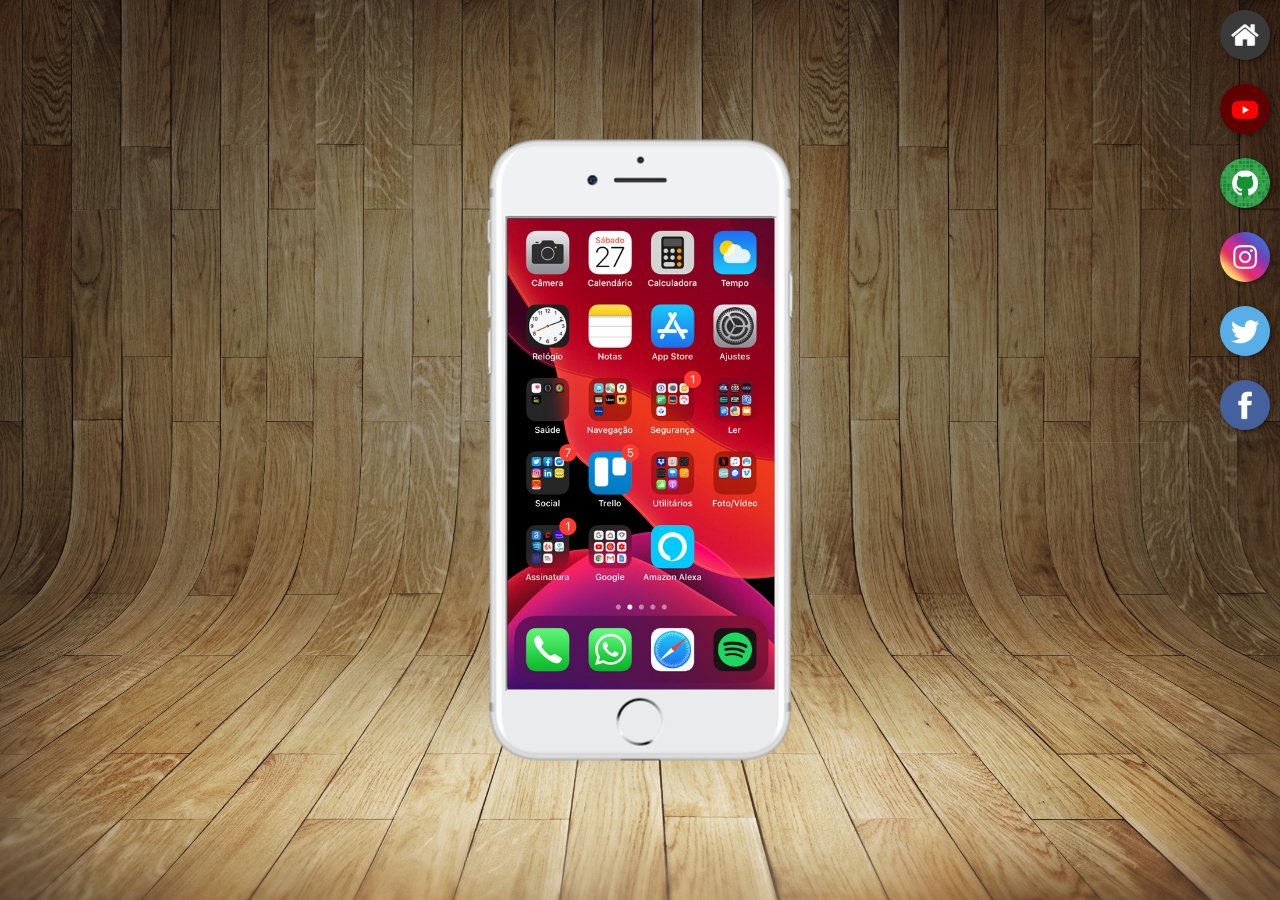
<file: index.html>
<!DOCTYPE html>
<html lang="pt-br">
<head>
    <meta charset="UTF-8">
    <meta name="viewport" content="width=device-width, initial-scale=1.0">
    <link rel="shortcut icon" href="favicon.ico" type="image/x-icon">
    <link rel="stylesheet" href="estilos/style.css">
    <title>Projeto Redes Sociais</title>
</head>
<body>
    <main>
        <section id="telefone">
            <iframe src="home.html" name="tela" id="tela">
                Seu navegador não é compatível com isso.
            </iframe>
        </section>
        <section id="redes-sociais">
            <a href="home.html" target="tela"><img src="imagens/logo-home.jpg" alt="home"></a><br>
            <a href="youtube.html" target="tela"><img src="imagens/logo-youtube.jpg" alt="logo youtube"></a>  <br>  
            <a href="github.html" target="tela"><img src="imagens/logo-github.jpg" alt="logo github"></a><br>
            <a href="instagram.html" target="tela"><img src="imagens/logo-instagram.jpg" alt="logo instagram"></a><br>
            <a href="twitter.html" target="tela"><img src="imagens/logo-twitter.jpg" alt="logo twitter"></a><br>
            <a href="facebook.html" target="tela"><img src="imagens/logo-facebook.jpg" alt="logo facebook"></a>
        </section>
    </main>
</body>
</html>
</file>
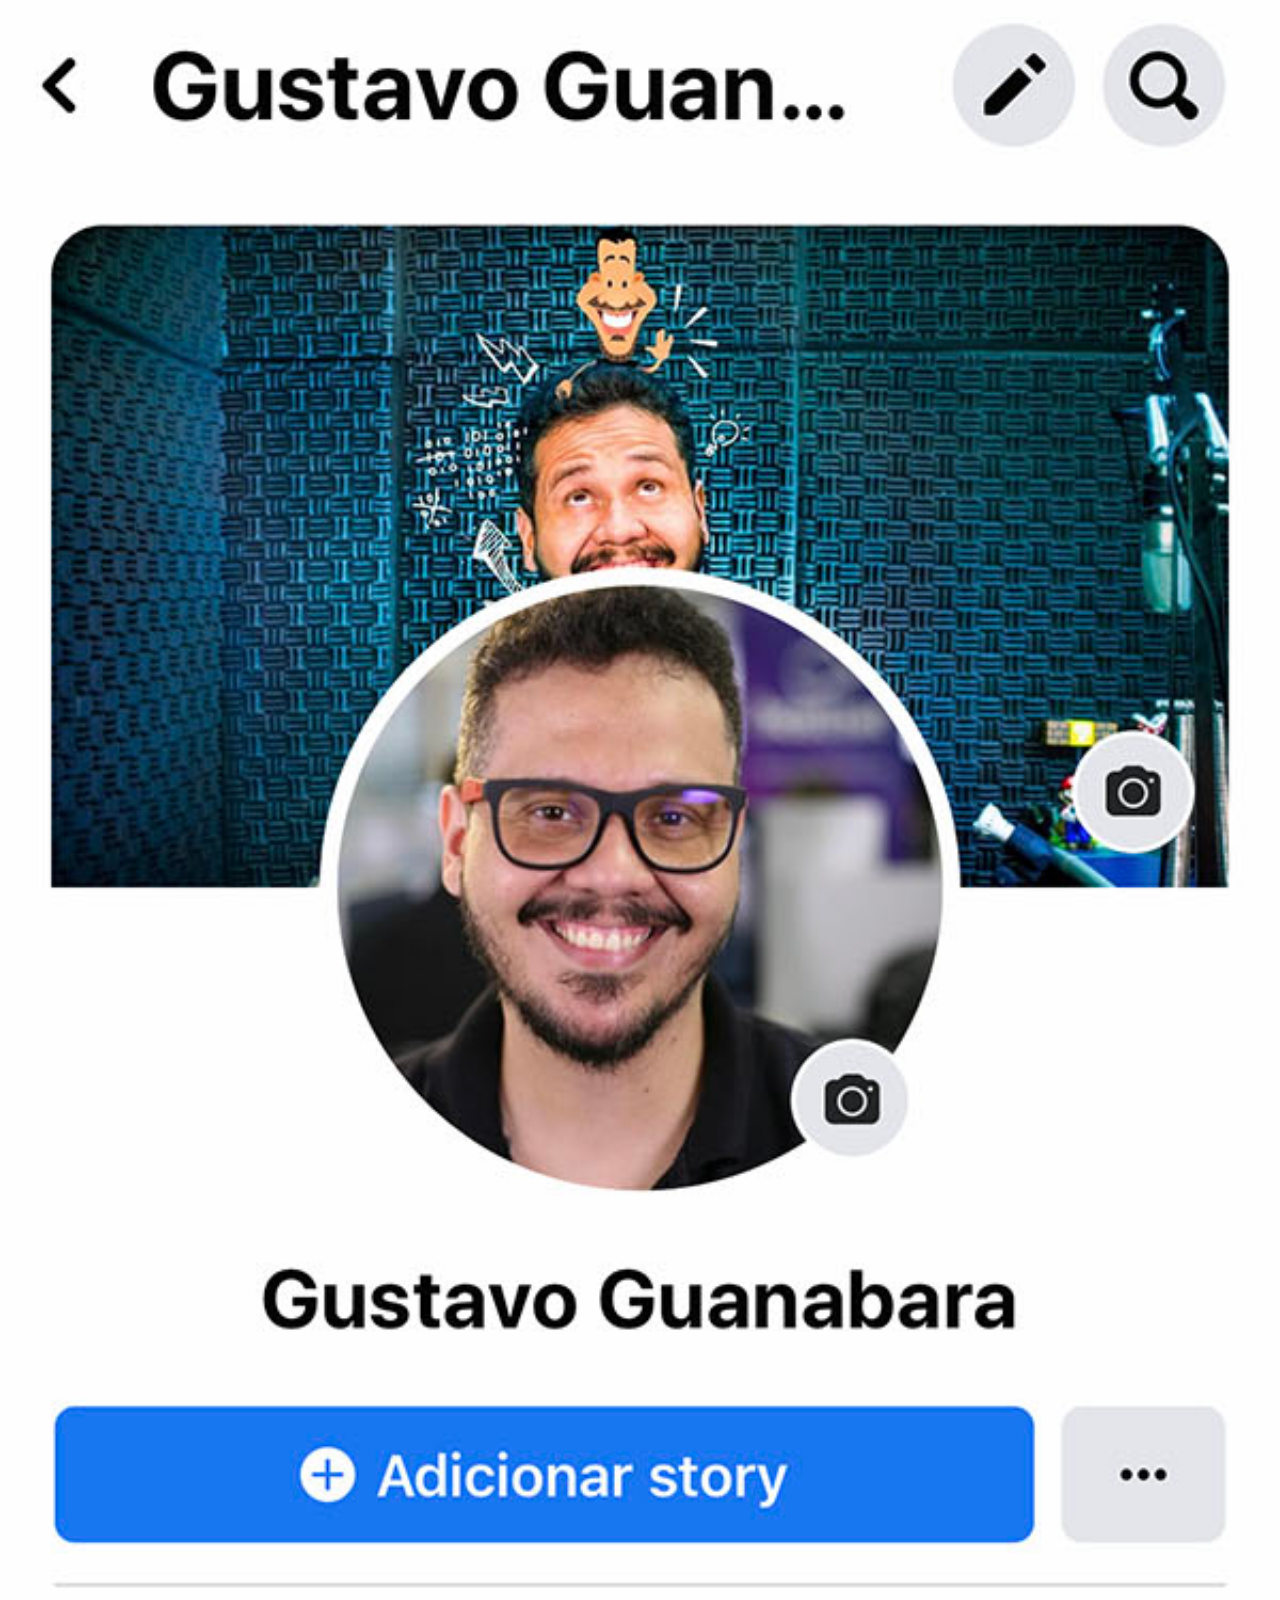
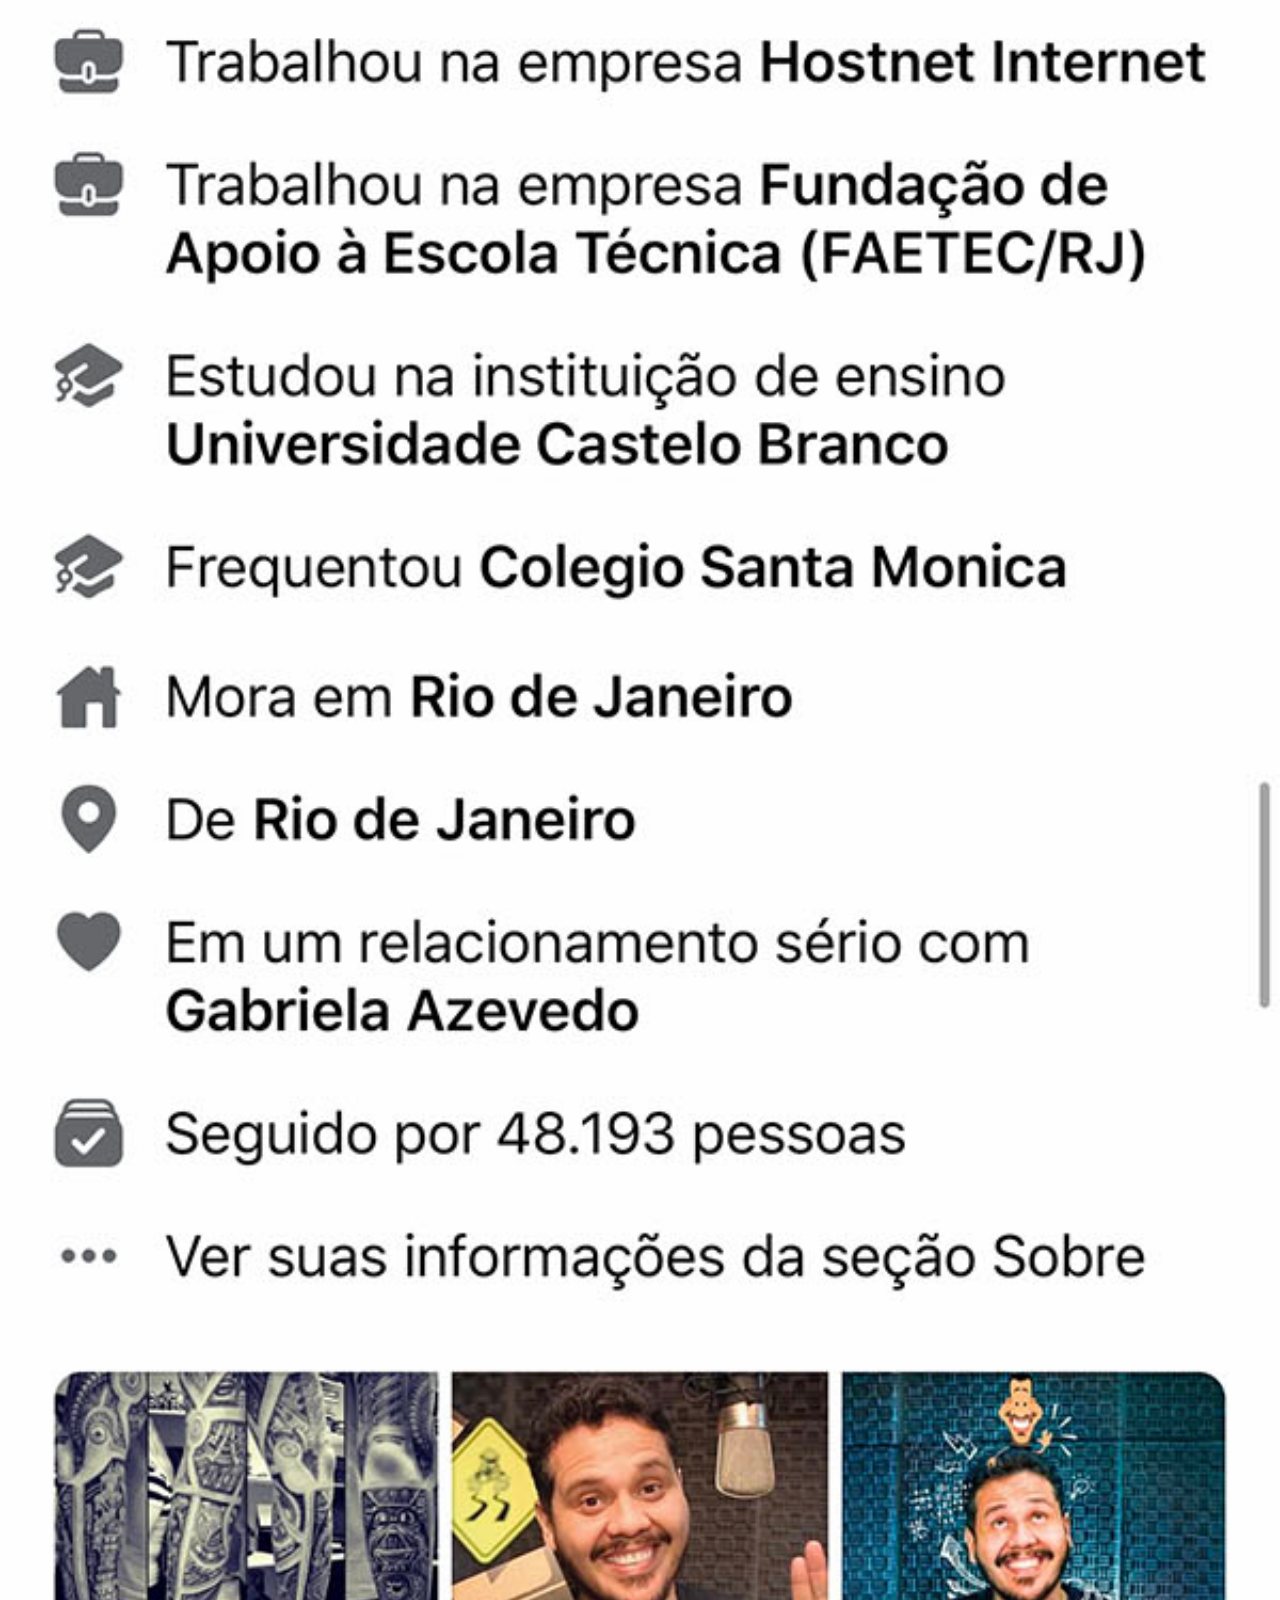
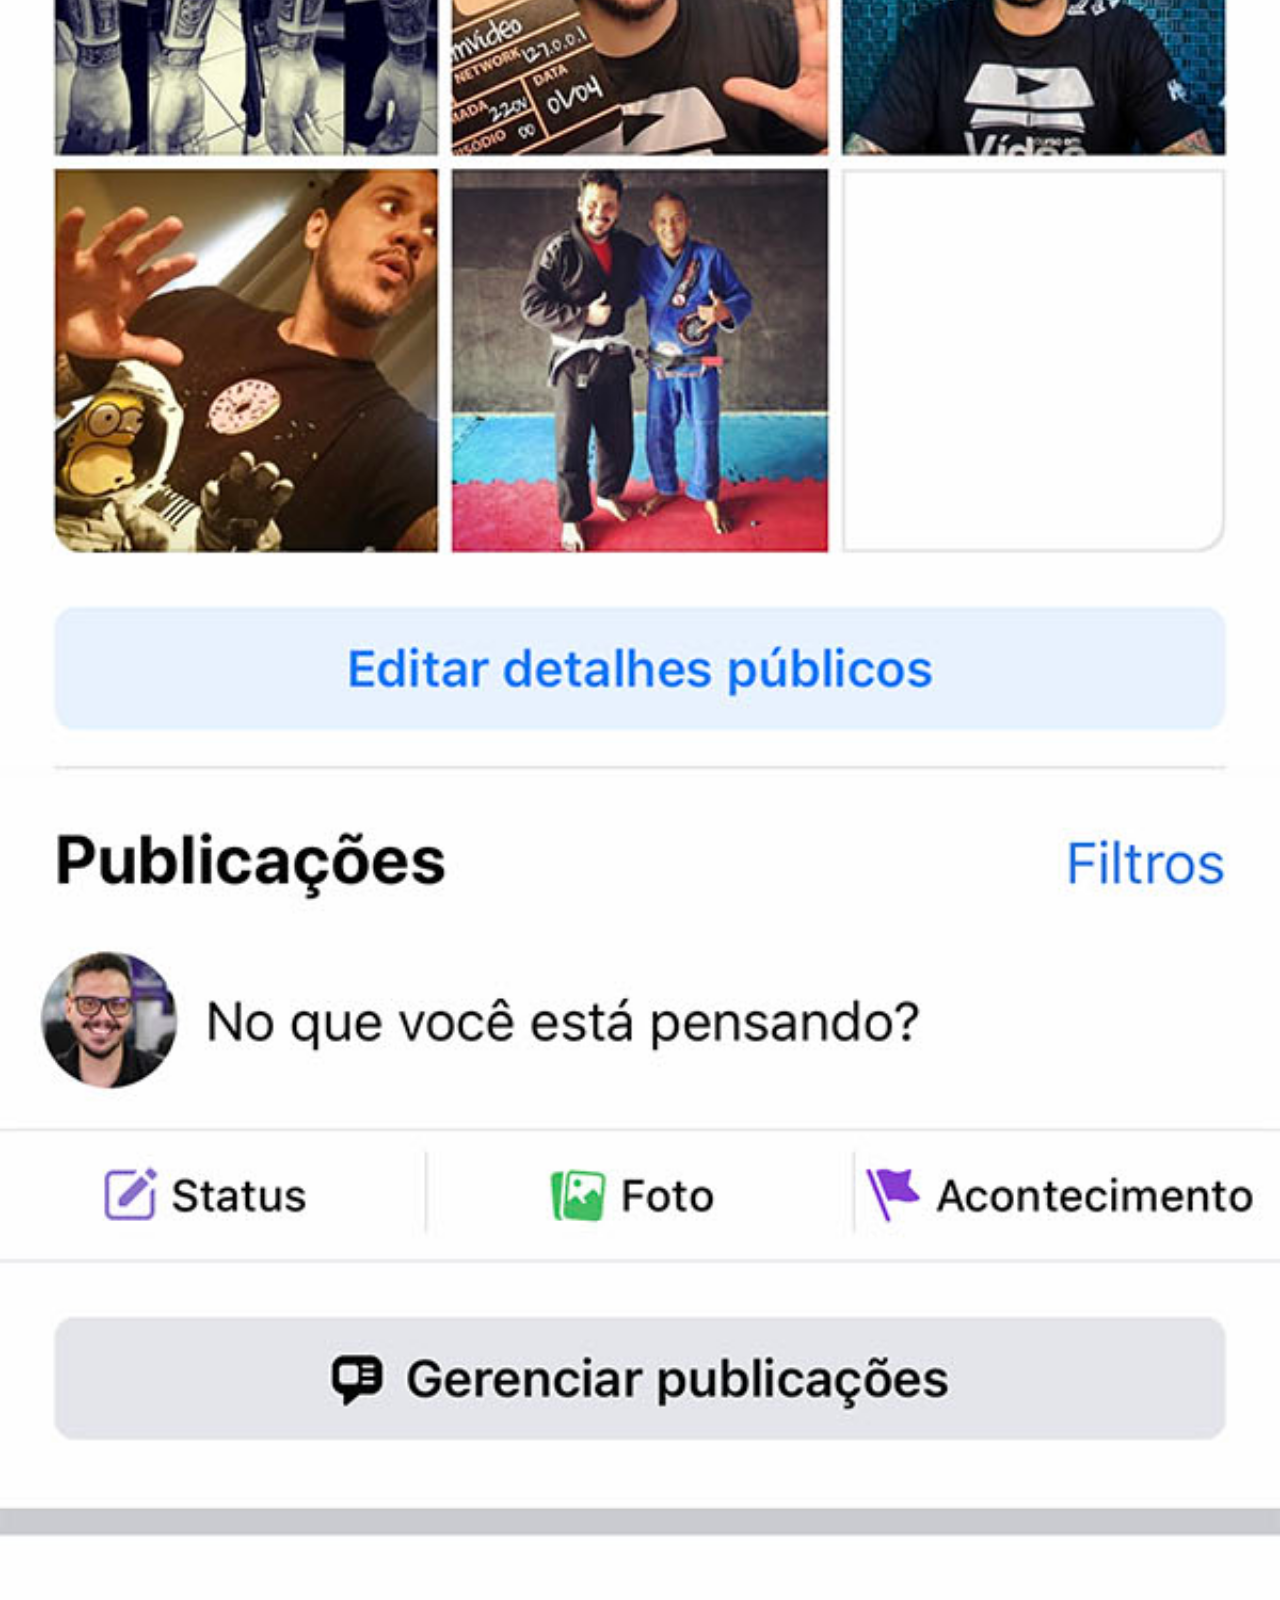
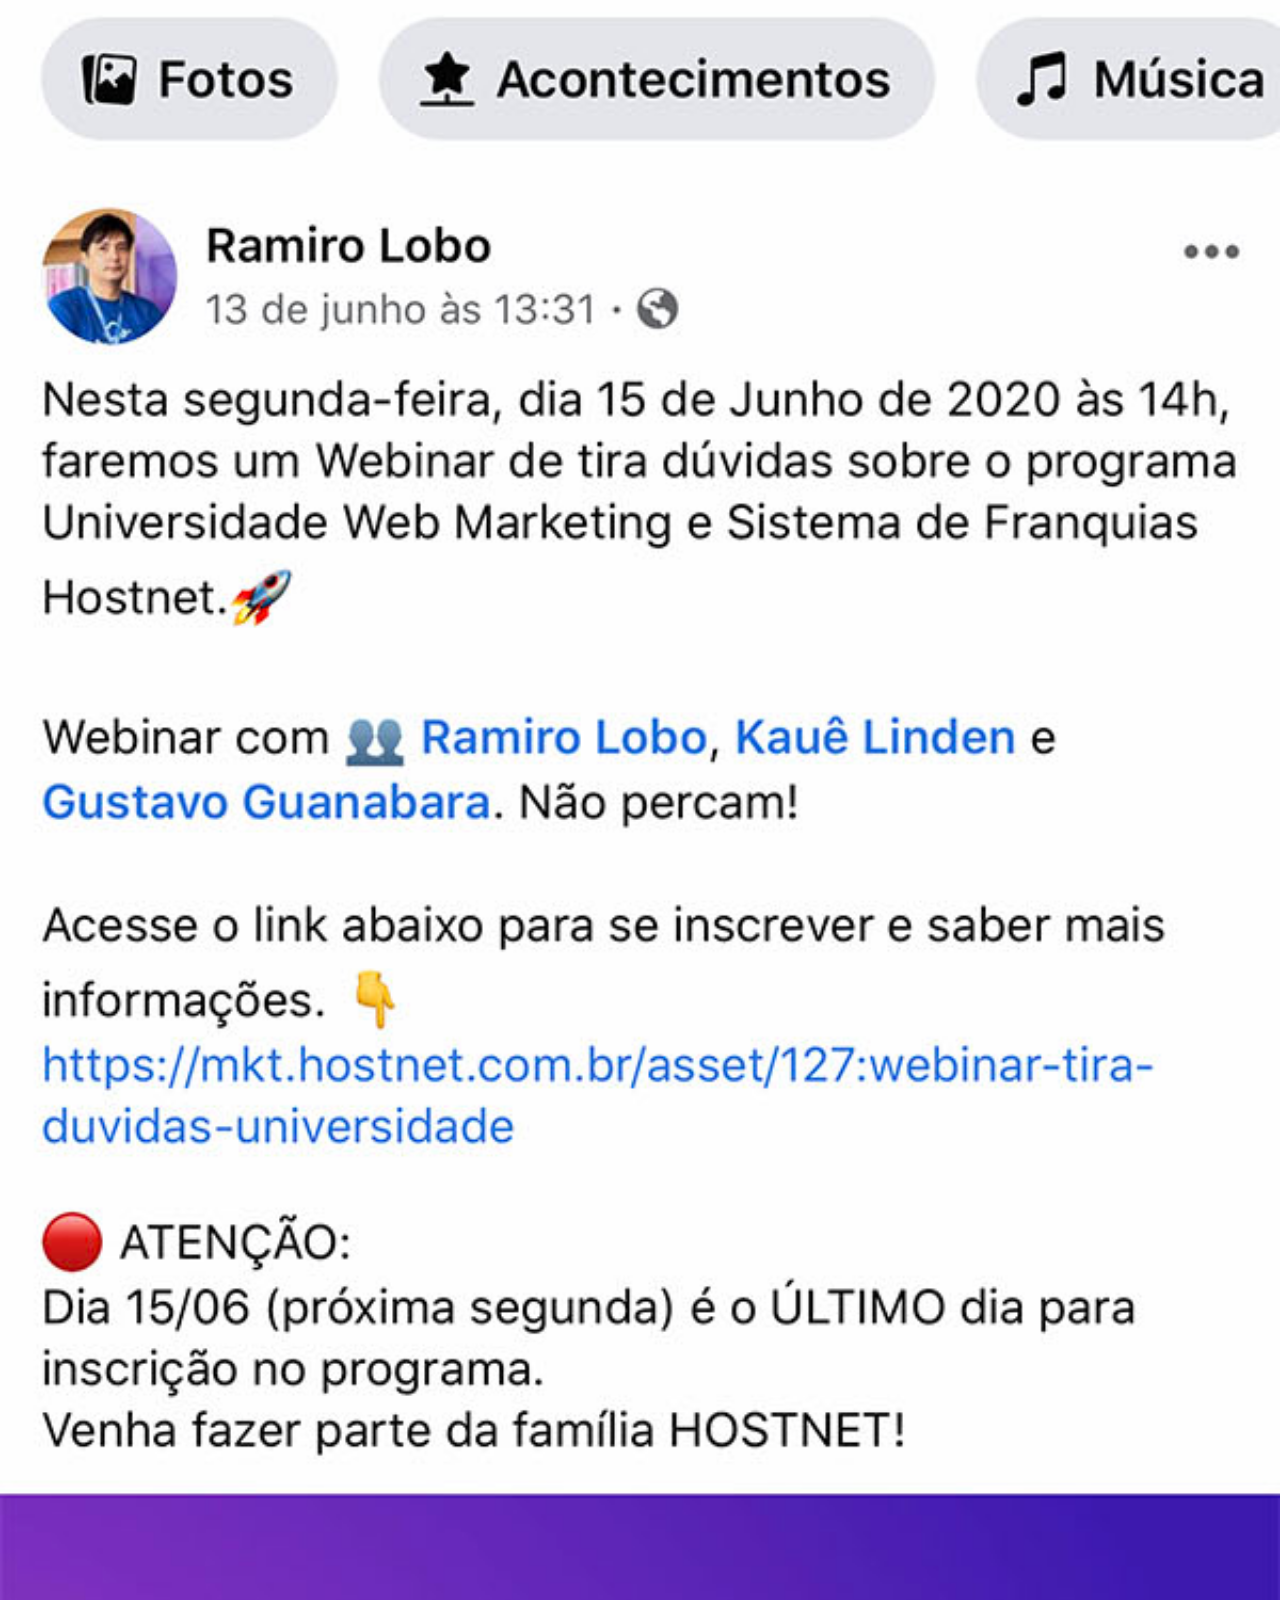
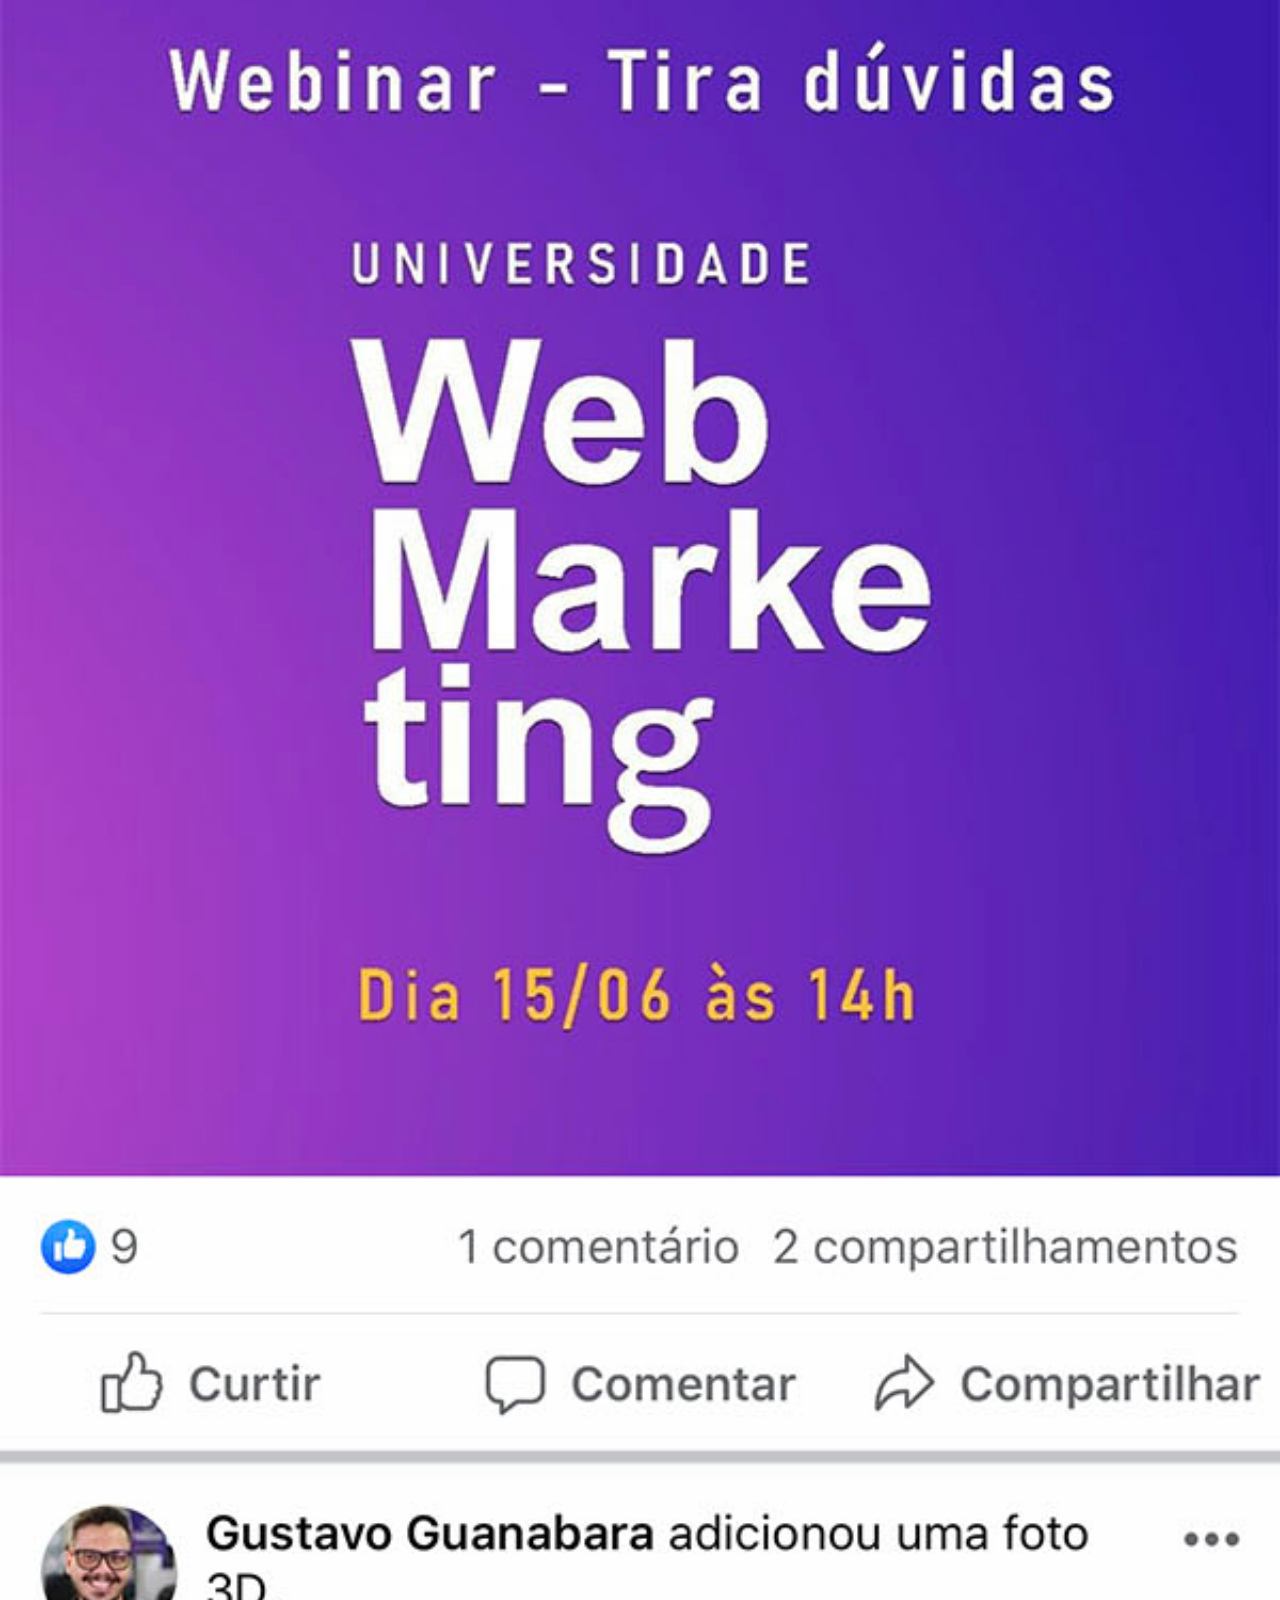
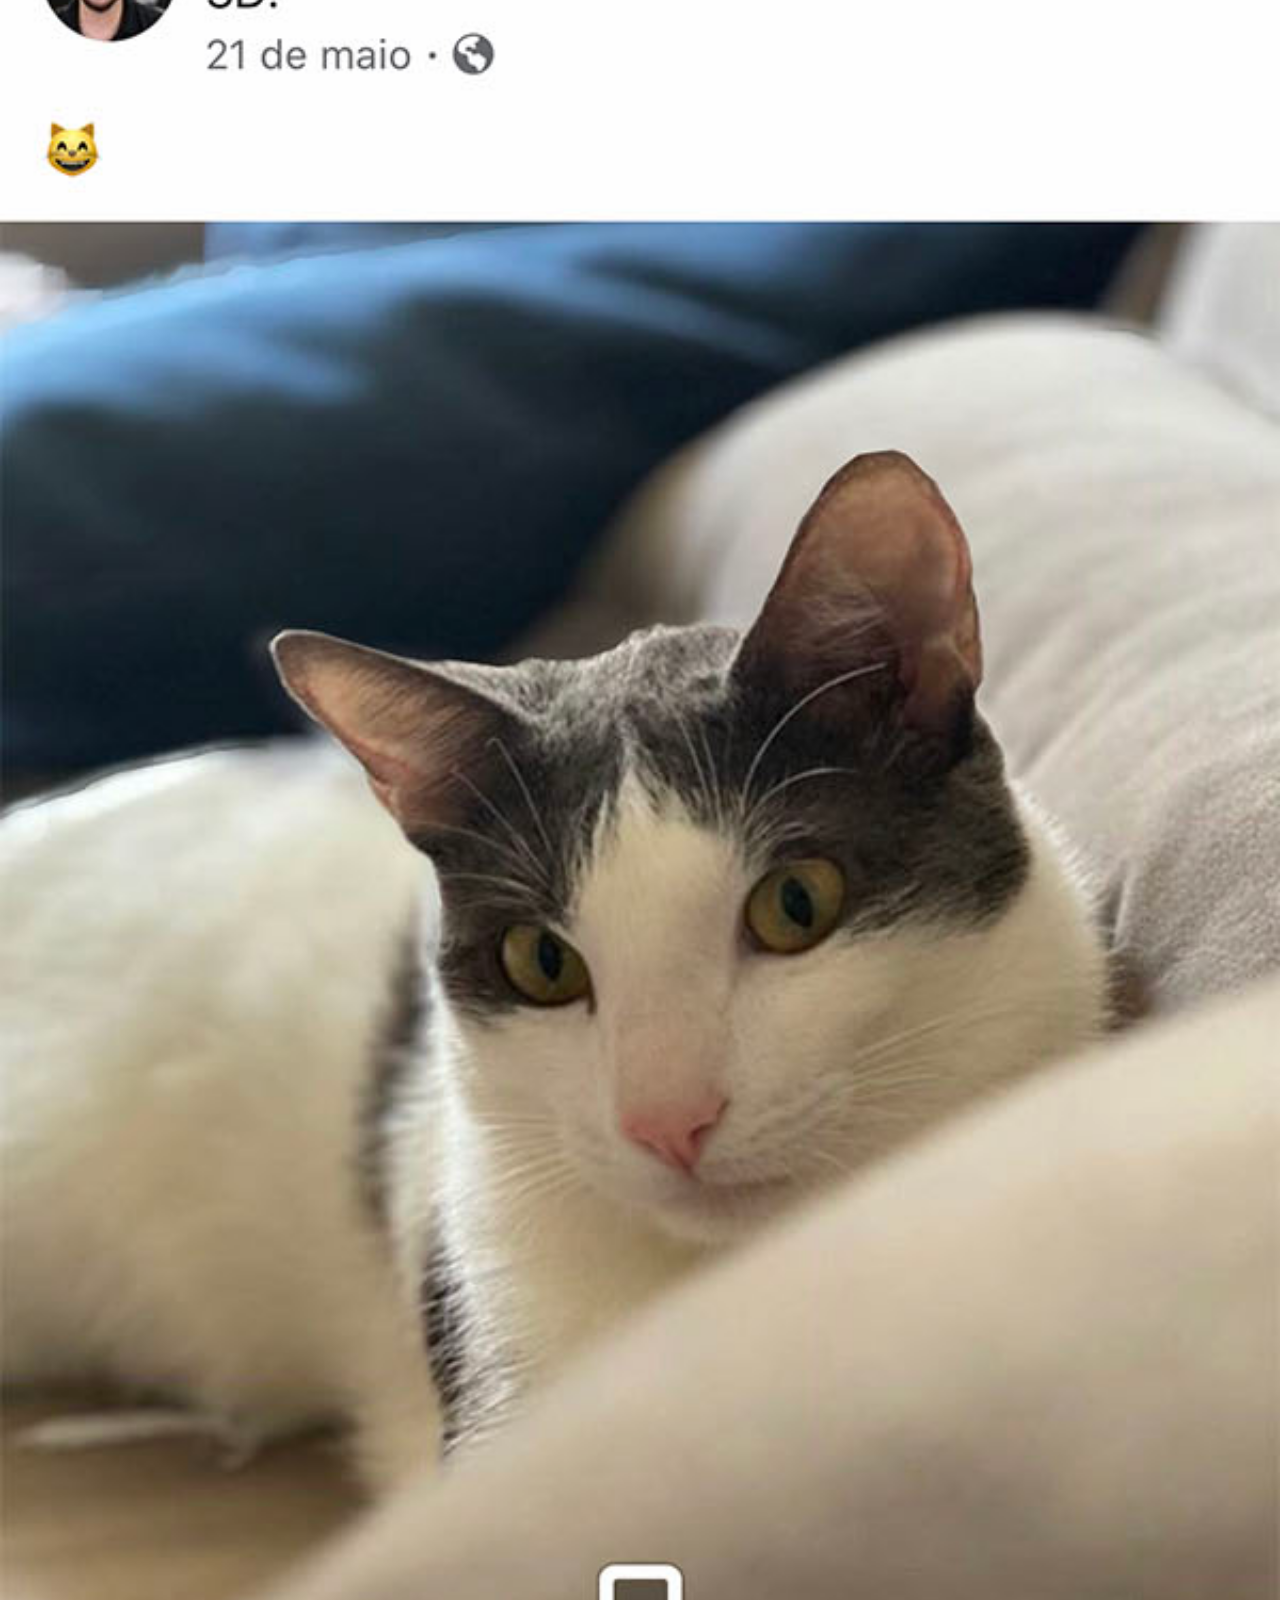
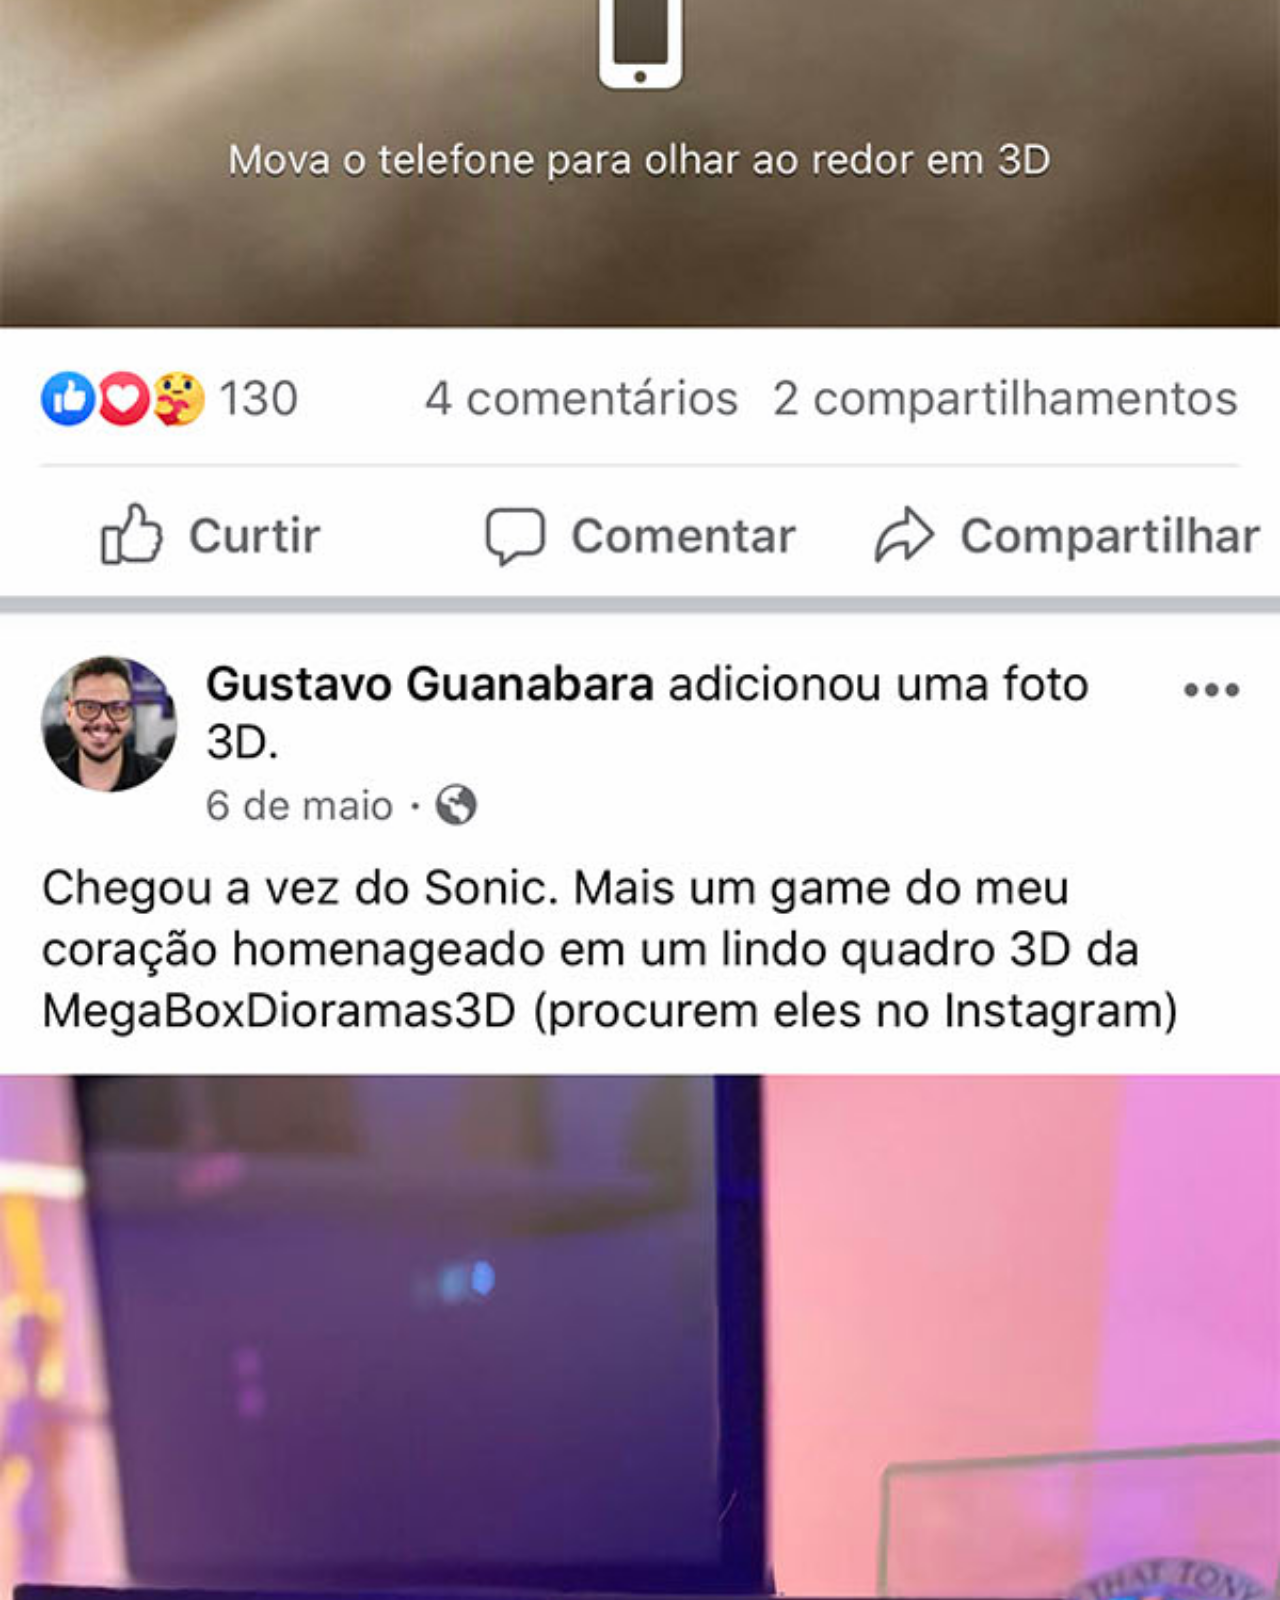
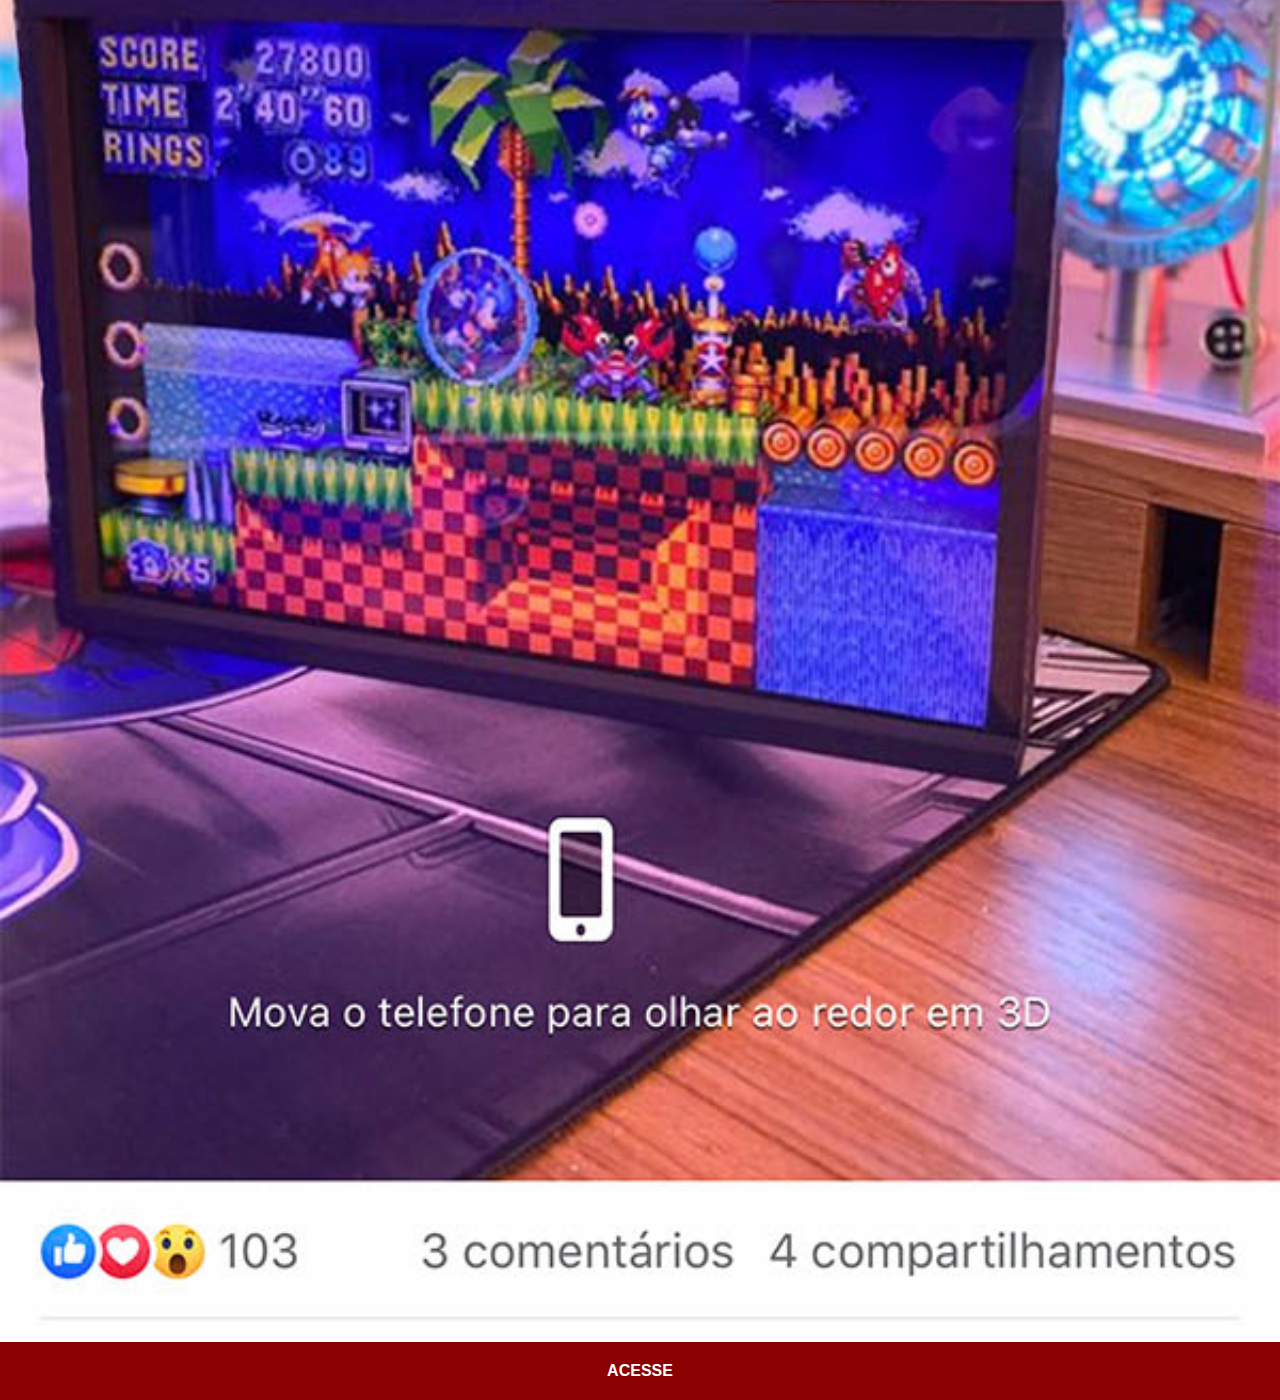
<file: facebook.html>
<!DOCTYPE html>
<html lang="pt-br">
<head>
    <meta charset="UTF-8">
    <meta name="viewport" content="width=device-width, initial-scale=1.0">
    <title>Facebook</title>
    <link rel="stylesheet" href="estilos/social.css">
</head>
<body>
    <img src="imagens/tela-facebook.jpg" alt="Facebook">
    <a href="https://www.facebook.com/gustavoguanabara/">ACESSE</a>
</body>
</html>
</file>
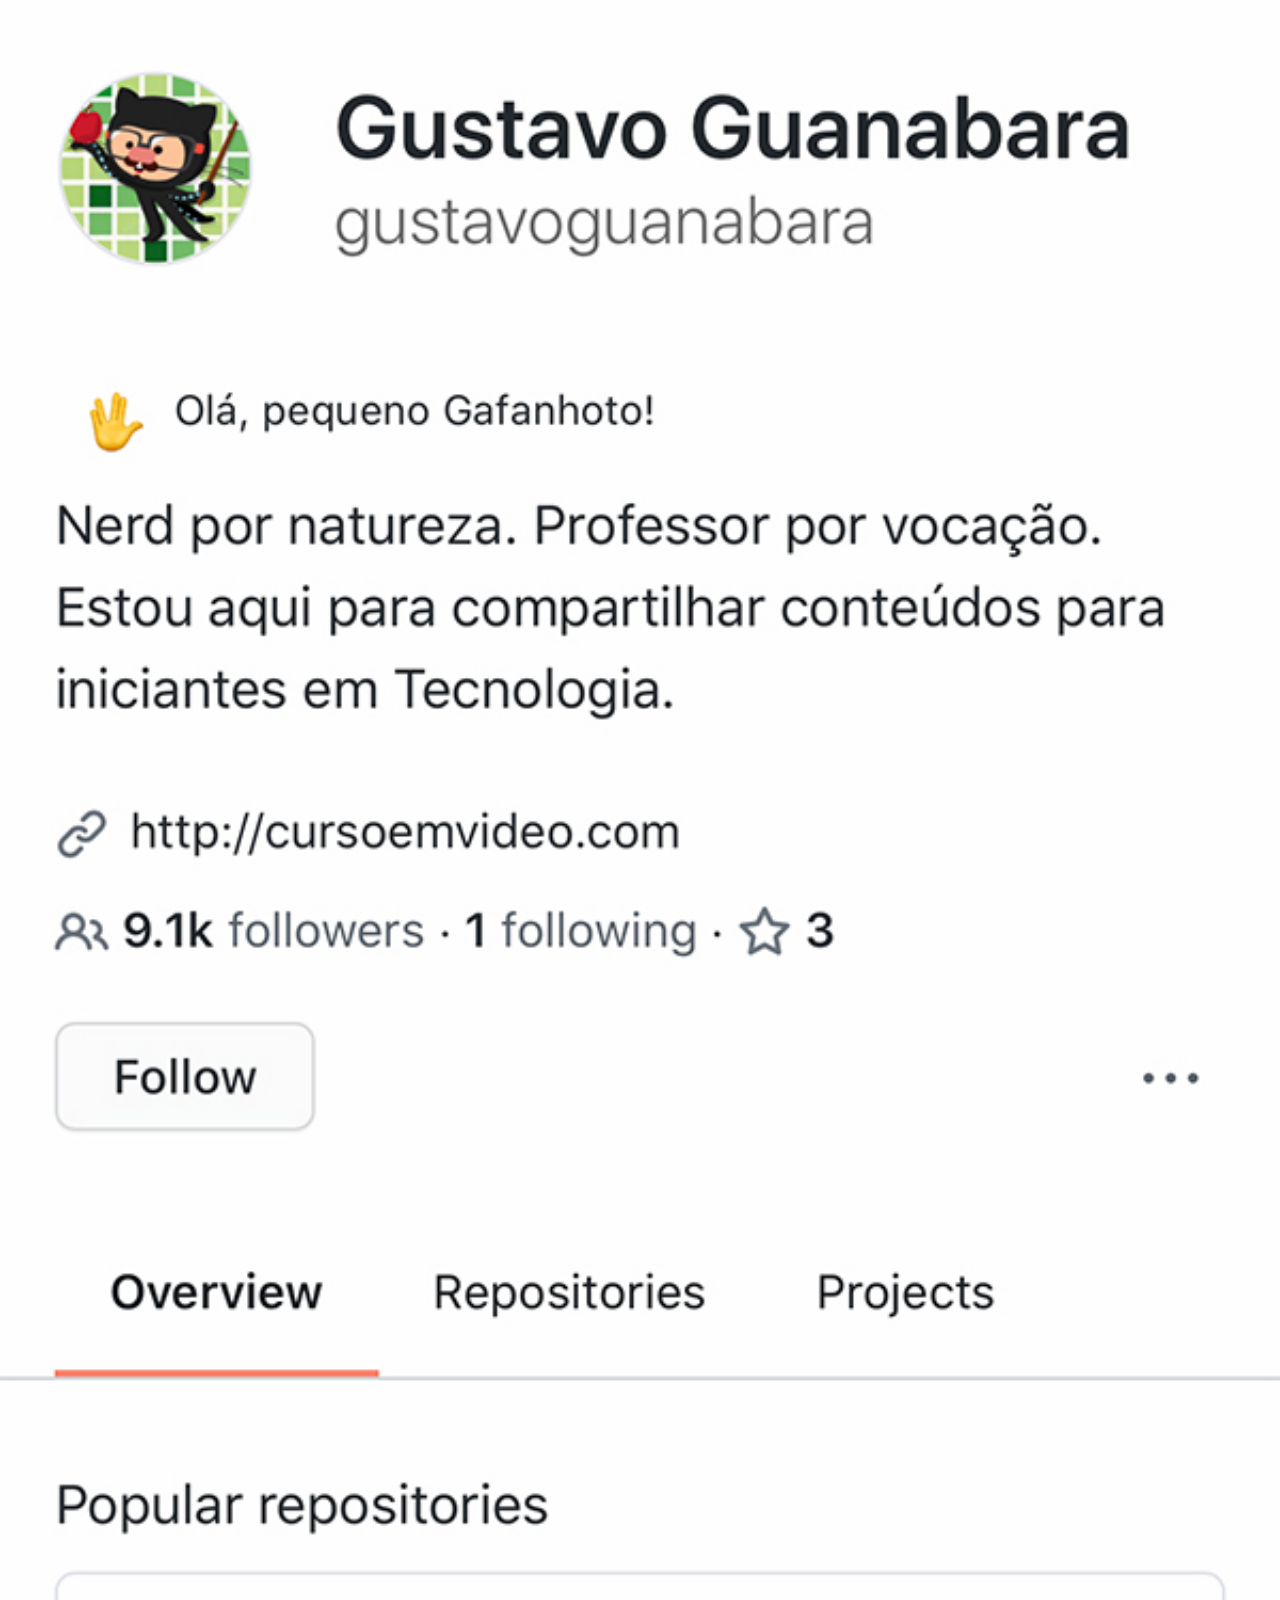
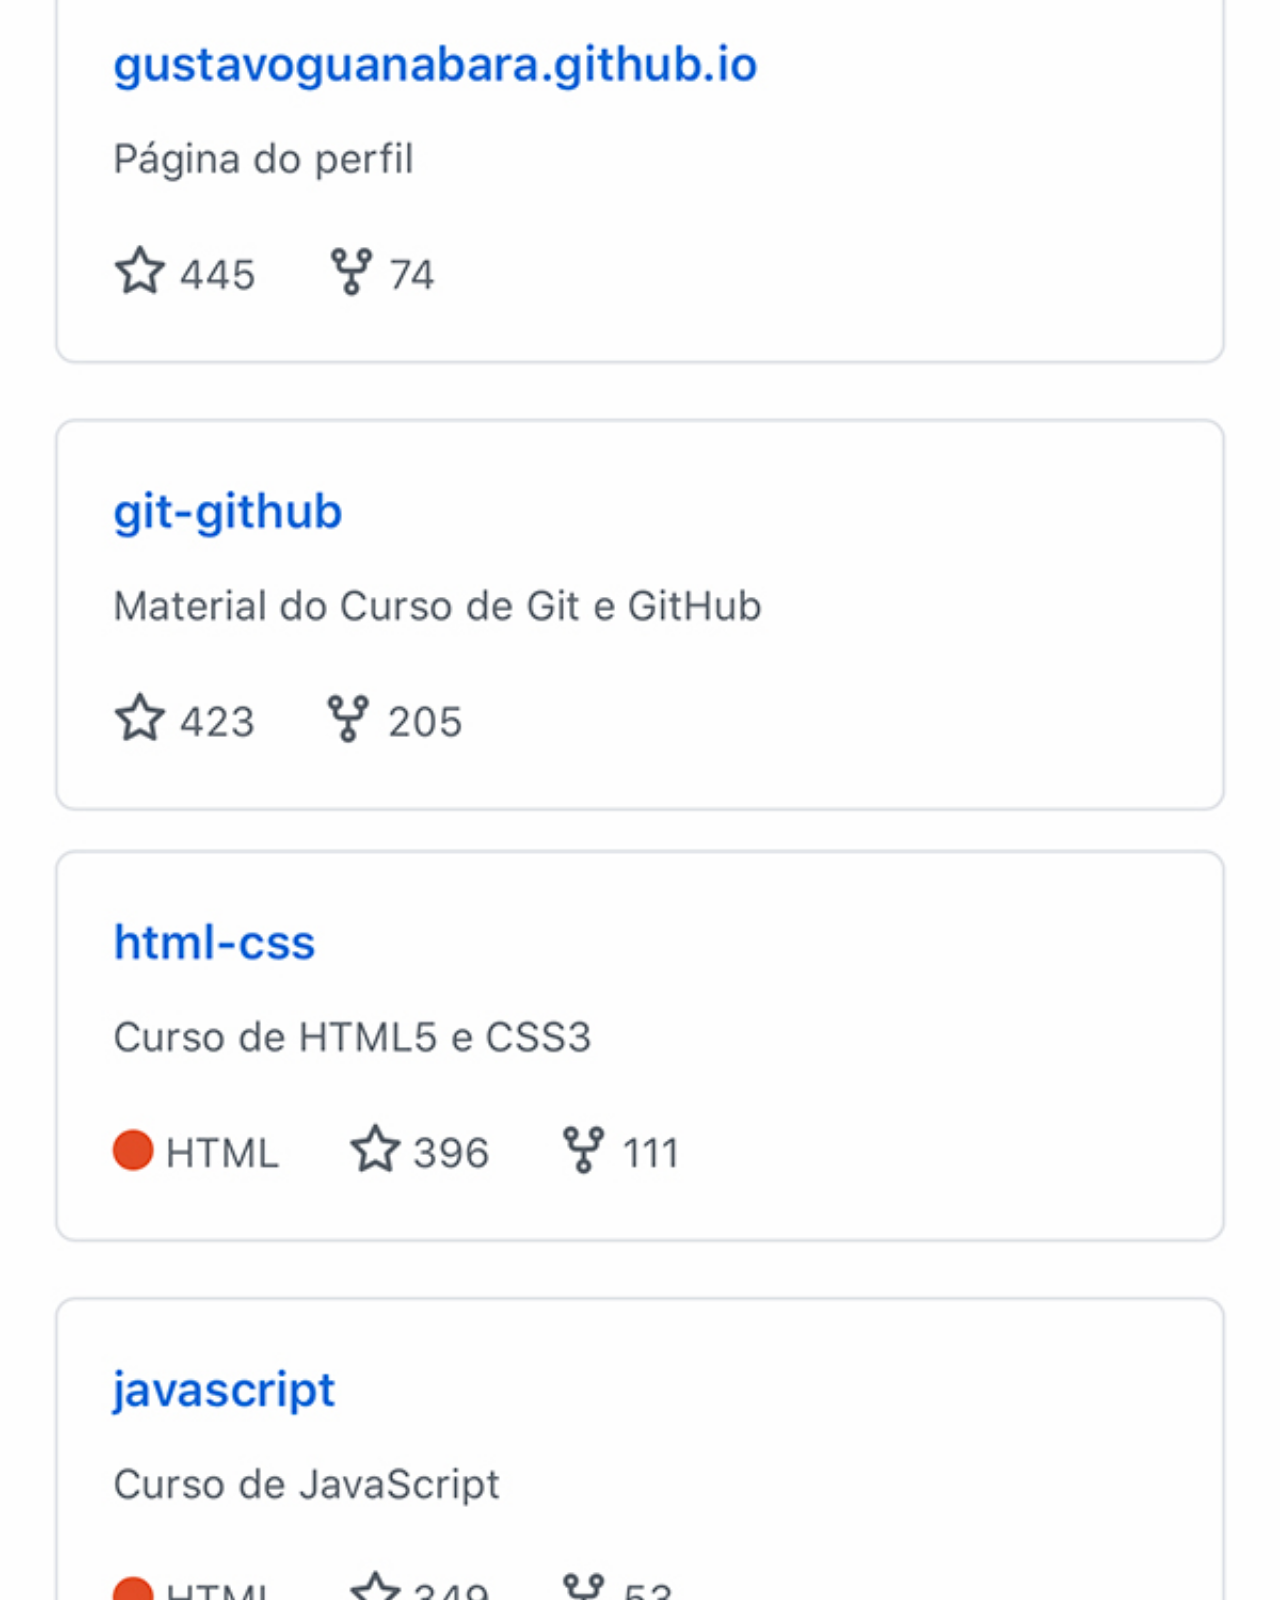
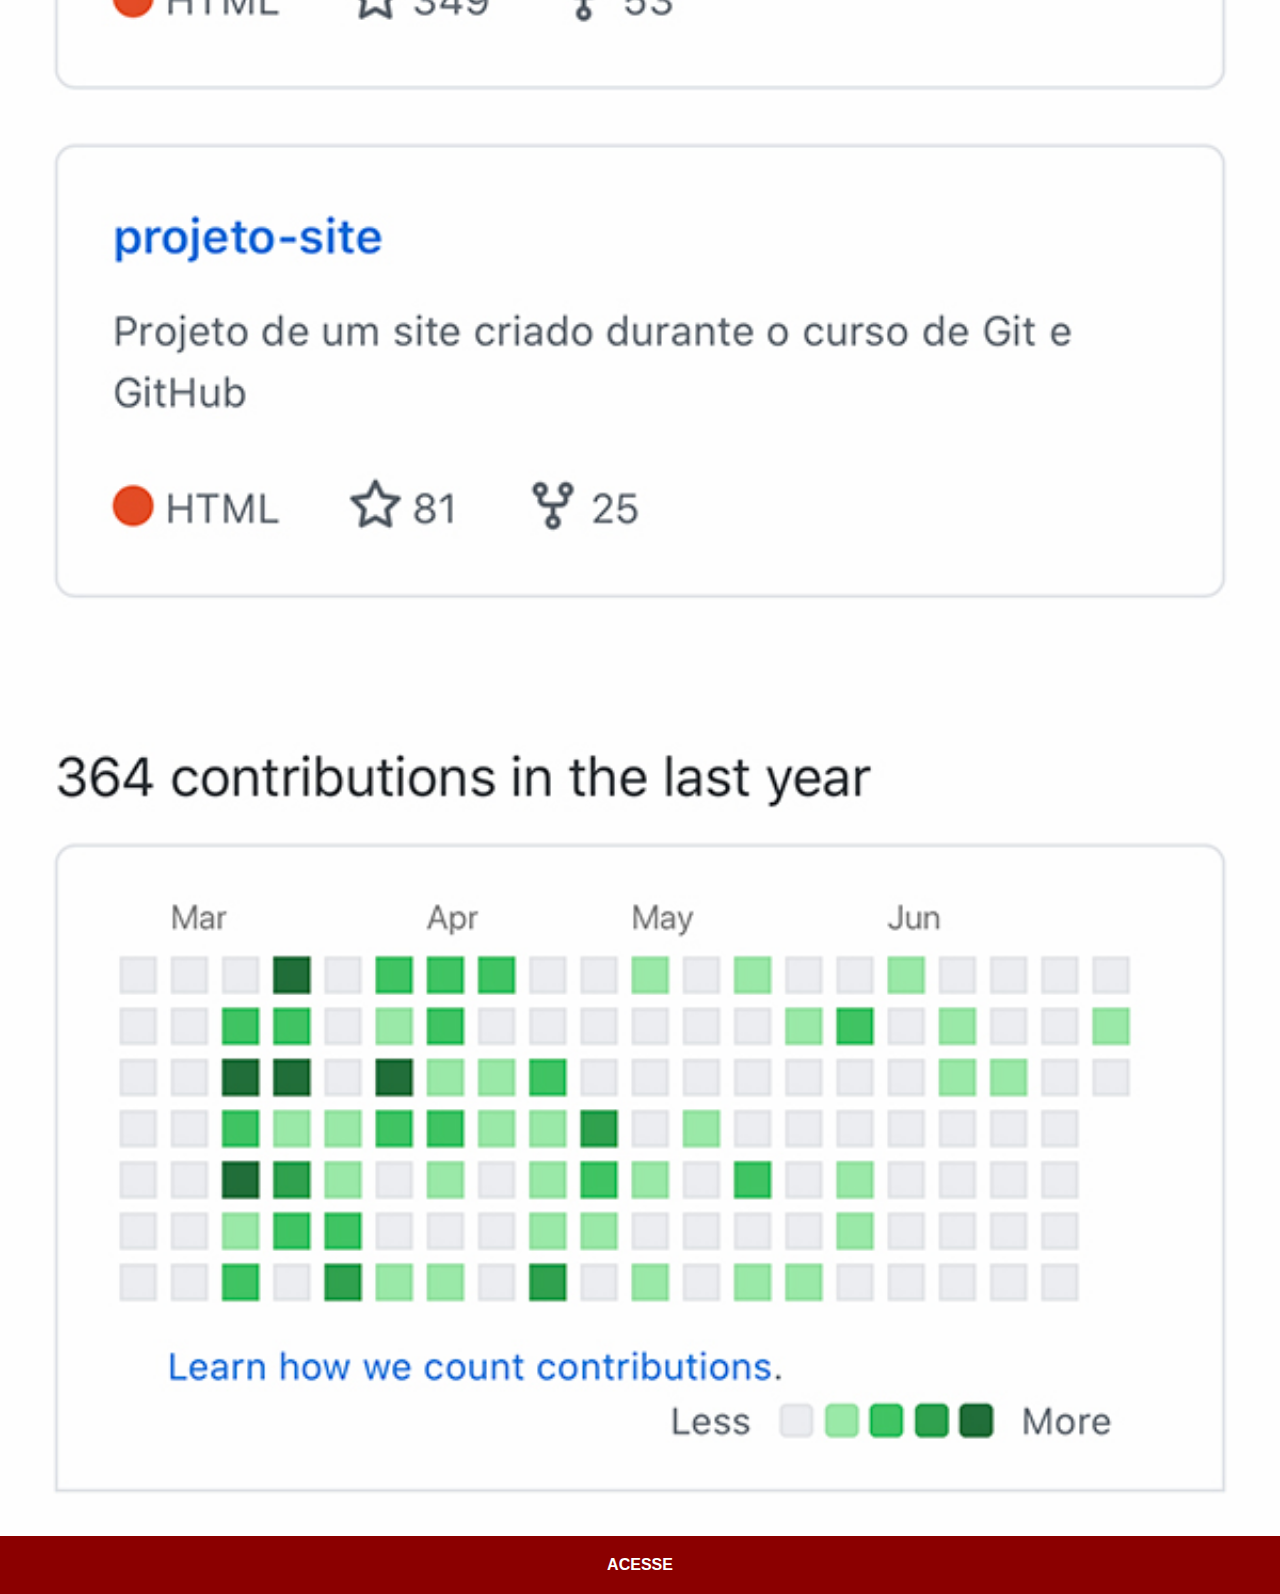
<file: github.html>
<!DOCTYPE html>
<html lang="pt-br">
<head>
    <meta charset="UTF-8">
    <meta name="viewport" content="width=device-width, initial-scale=1.0">
    <title>GitHub</title>
    <link rel="stylesheet" href="estilos/social.css">
</head>
<body>
    <img src="imagens/tela-github.jpg" alt="GitHub">
    <a href="https://github.com/gustavoguanabara/" target="_blank">ACESSE</a>
</body>
</file>
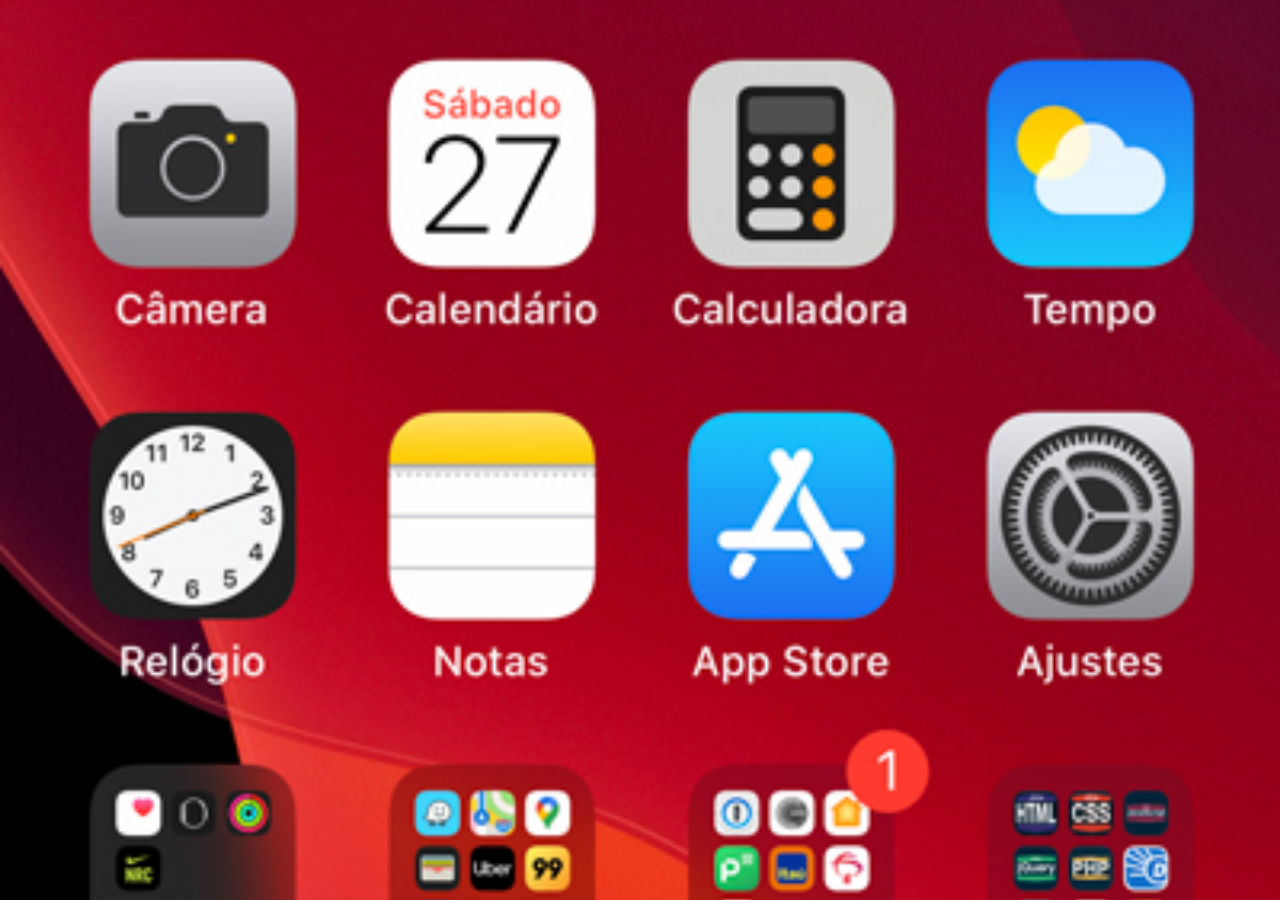
<file: home.html>
<!DOCTYPE html>
<html lang="pt-br">
<head>
    <meta charset="UTF-8">
    <meta name="viewport" content="width=device-width, initial-scale=1.0">
    <title>Home</title>
</head>
<style>
    * {
        margin: 0px;
        padding: 0px;
    }

    body {
        width: 100vw;
        height: 100vh;
        background: black url(imagens/tela-home.jpg) no-repeat top center;
        background-size: cover;
    }
</style>
<body>
    
</body>
</html>
</file>
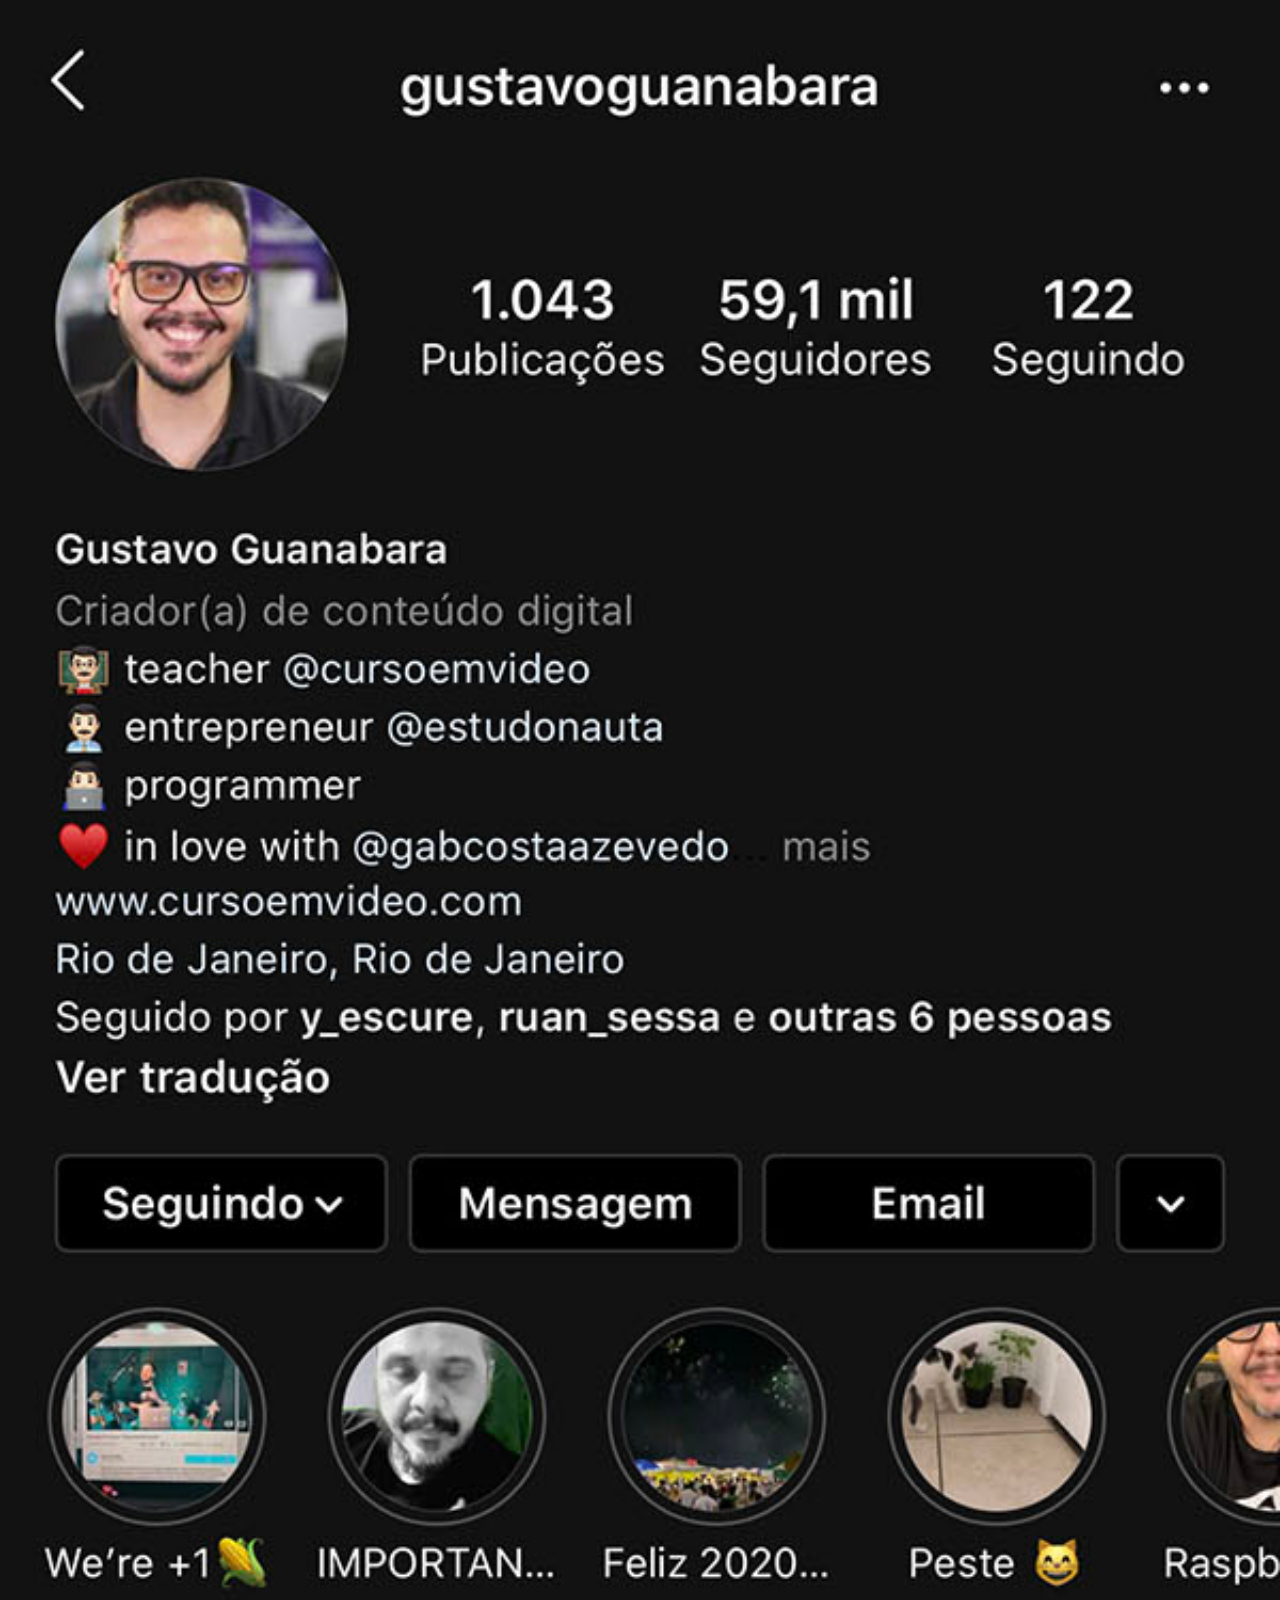
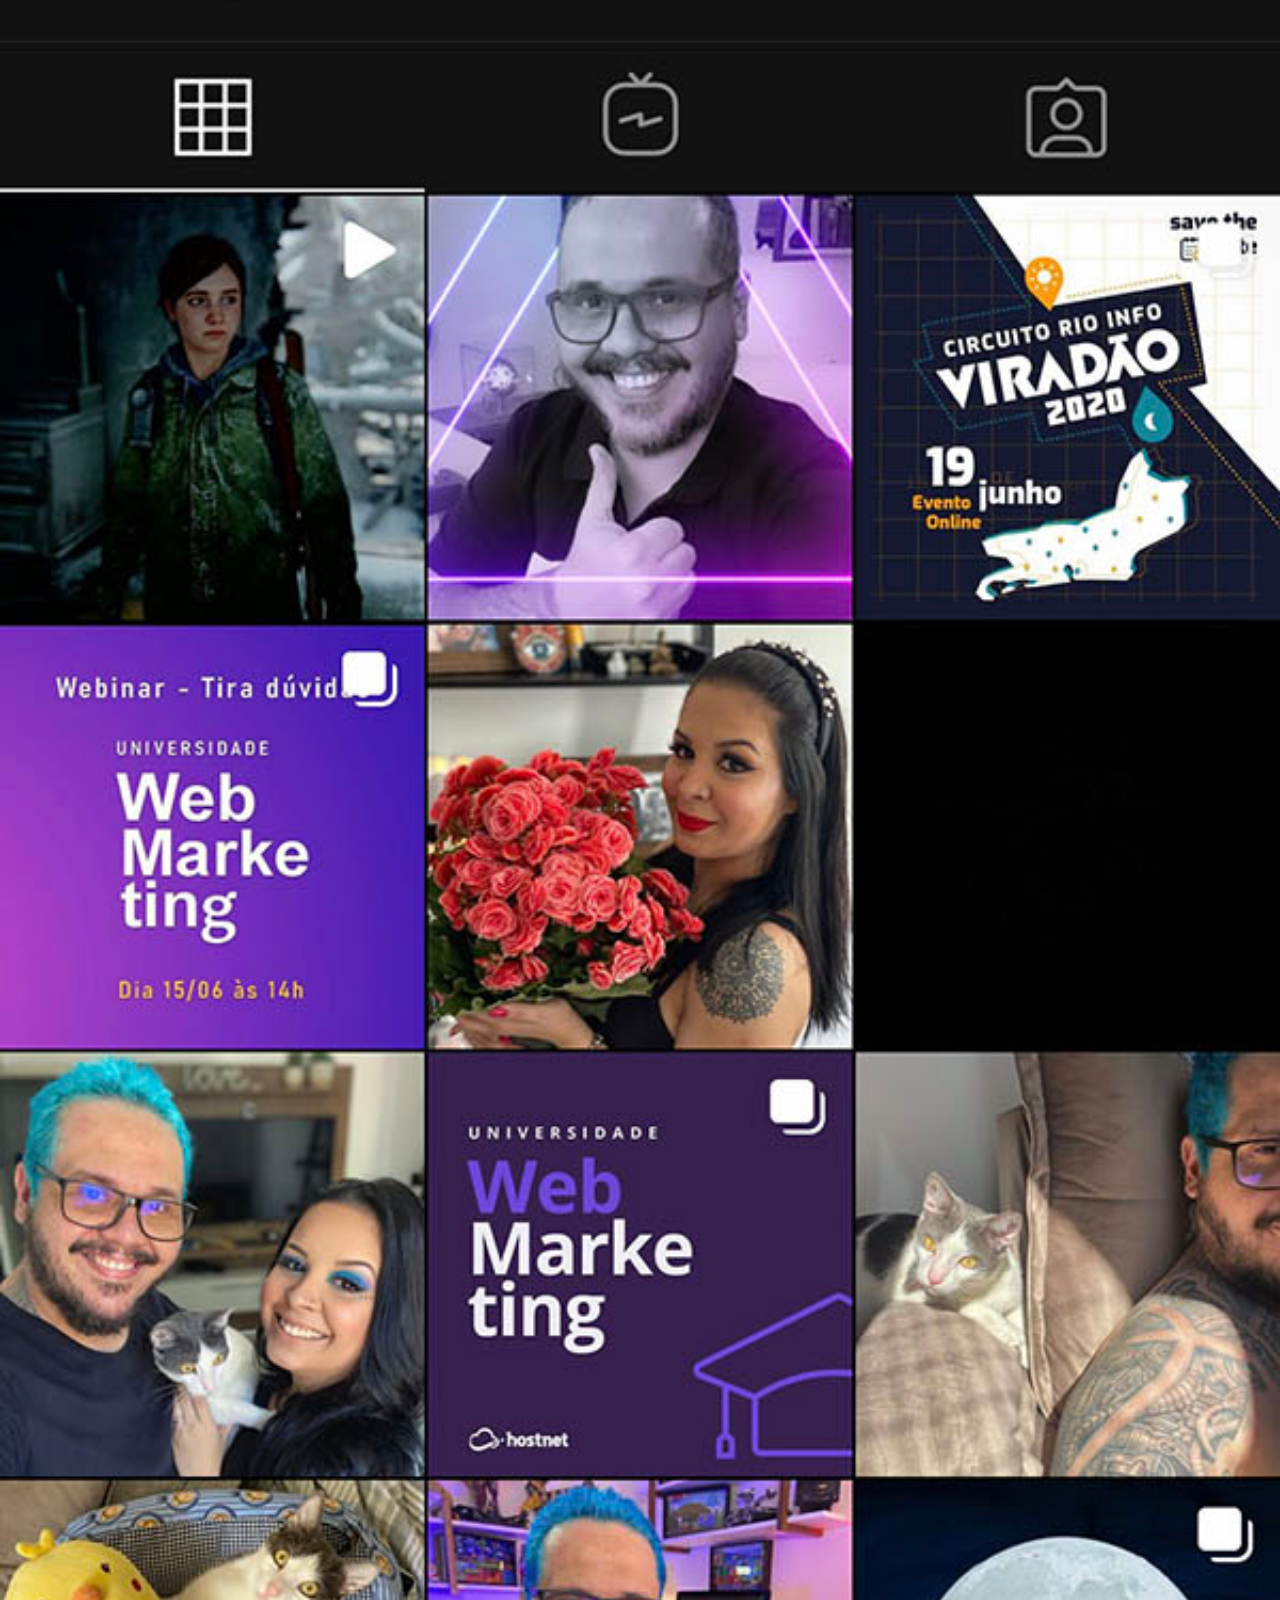
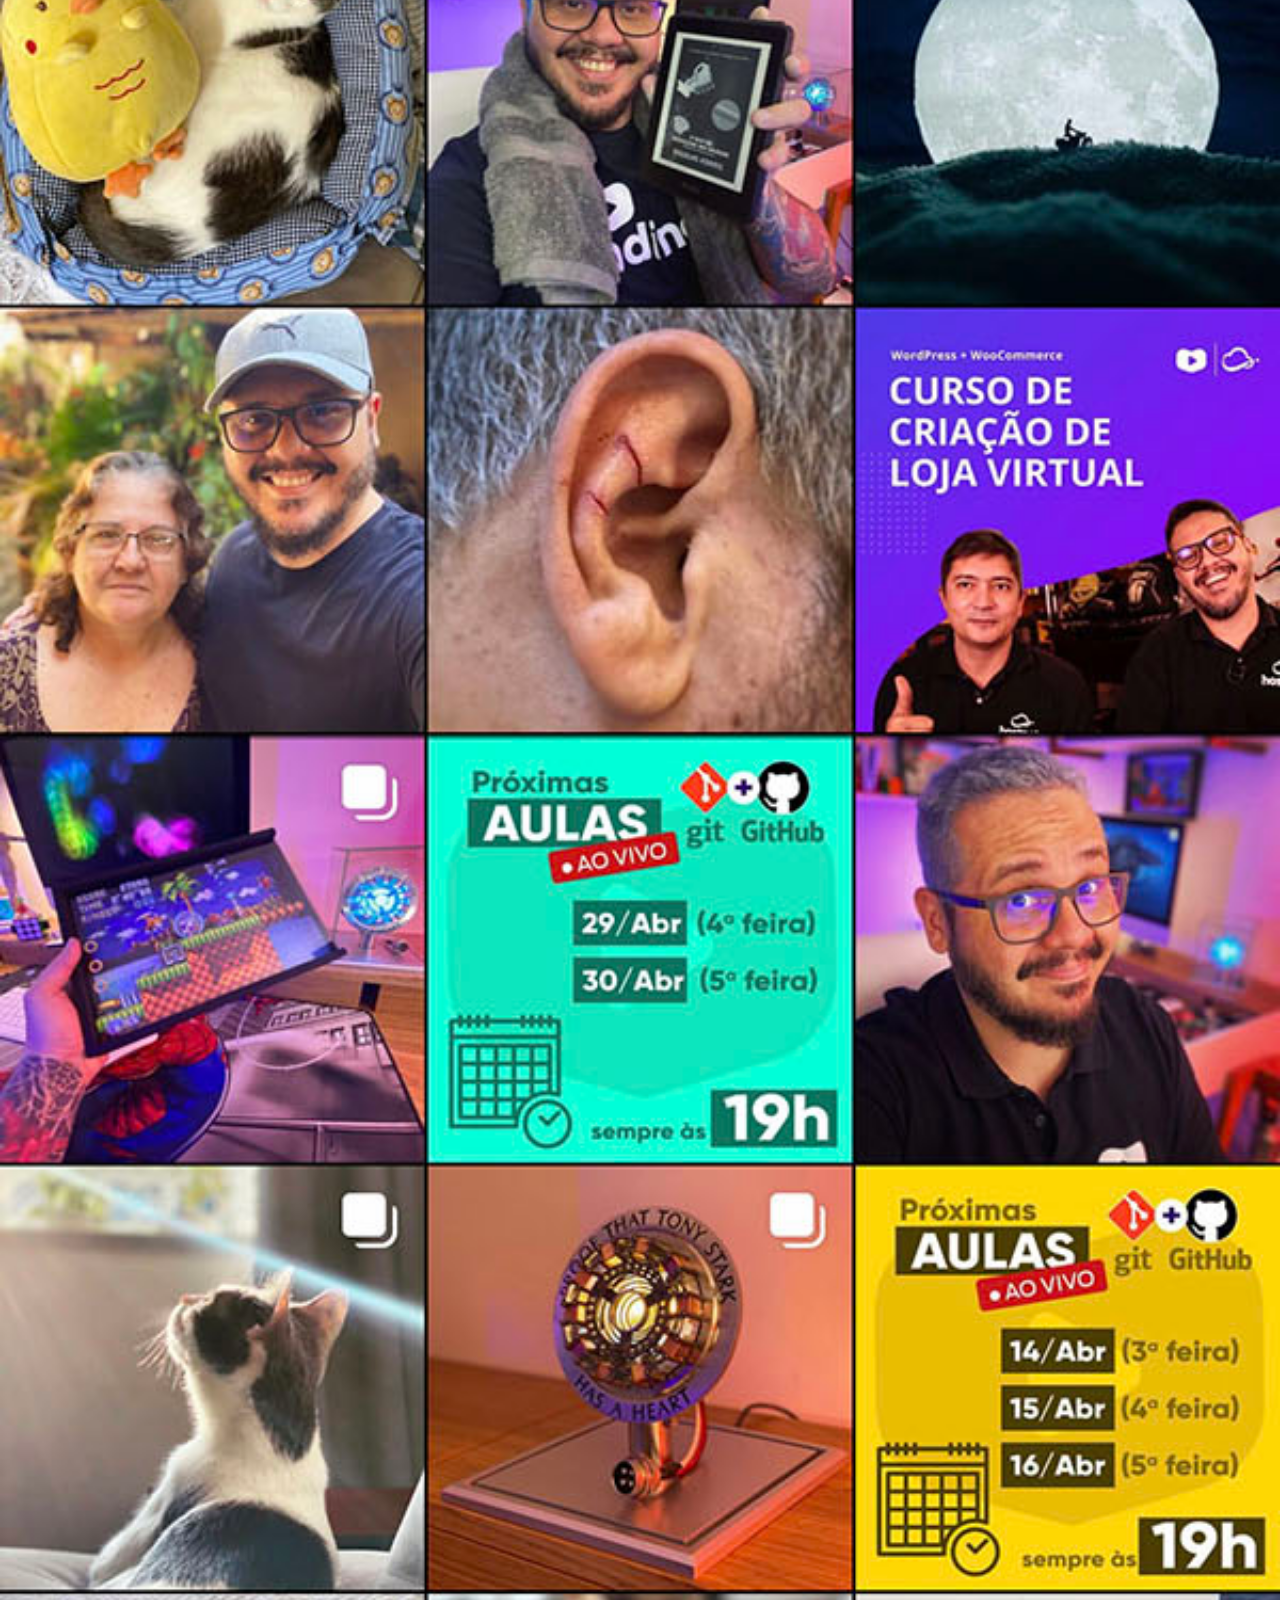
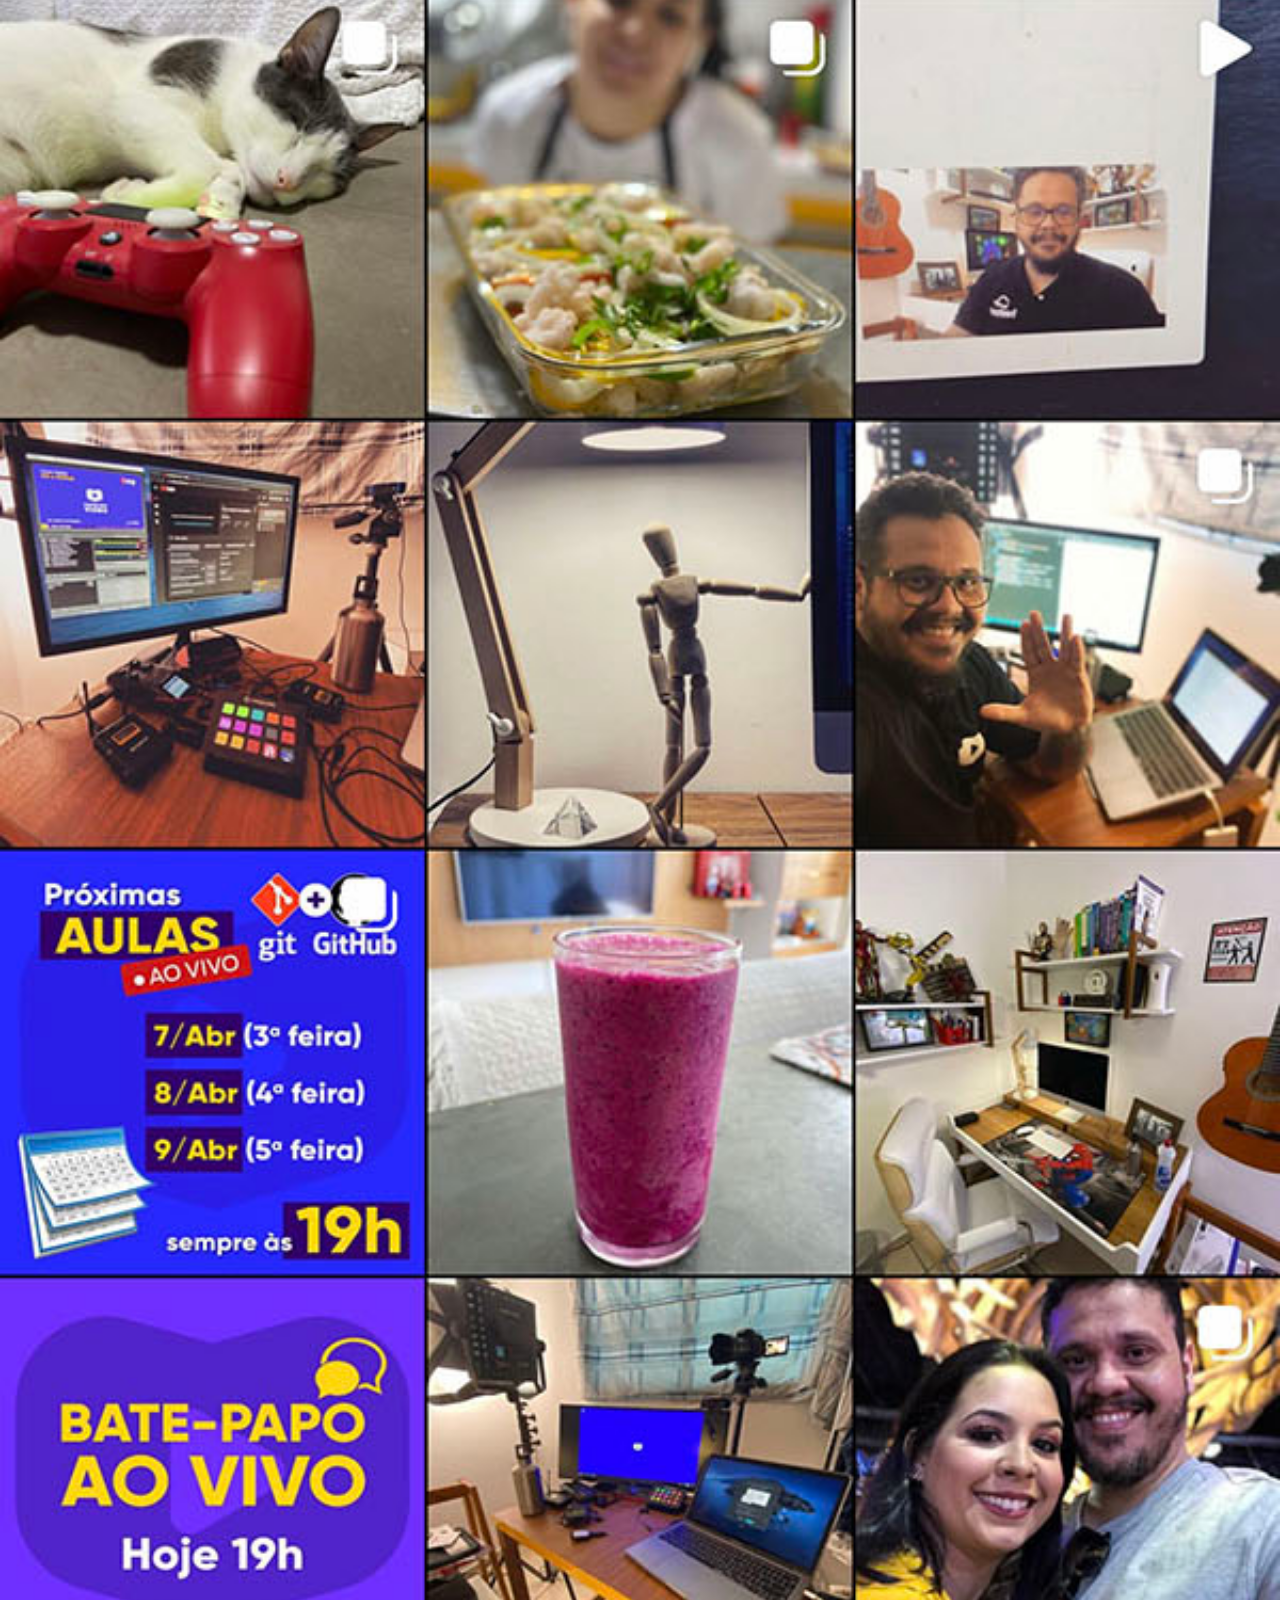
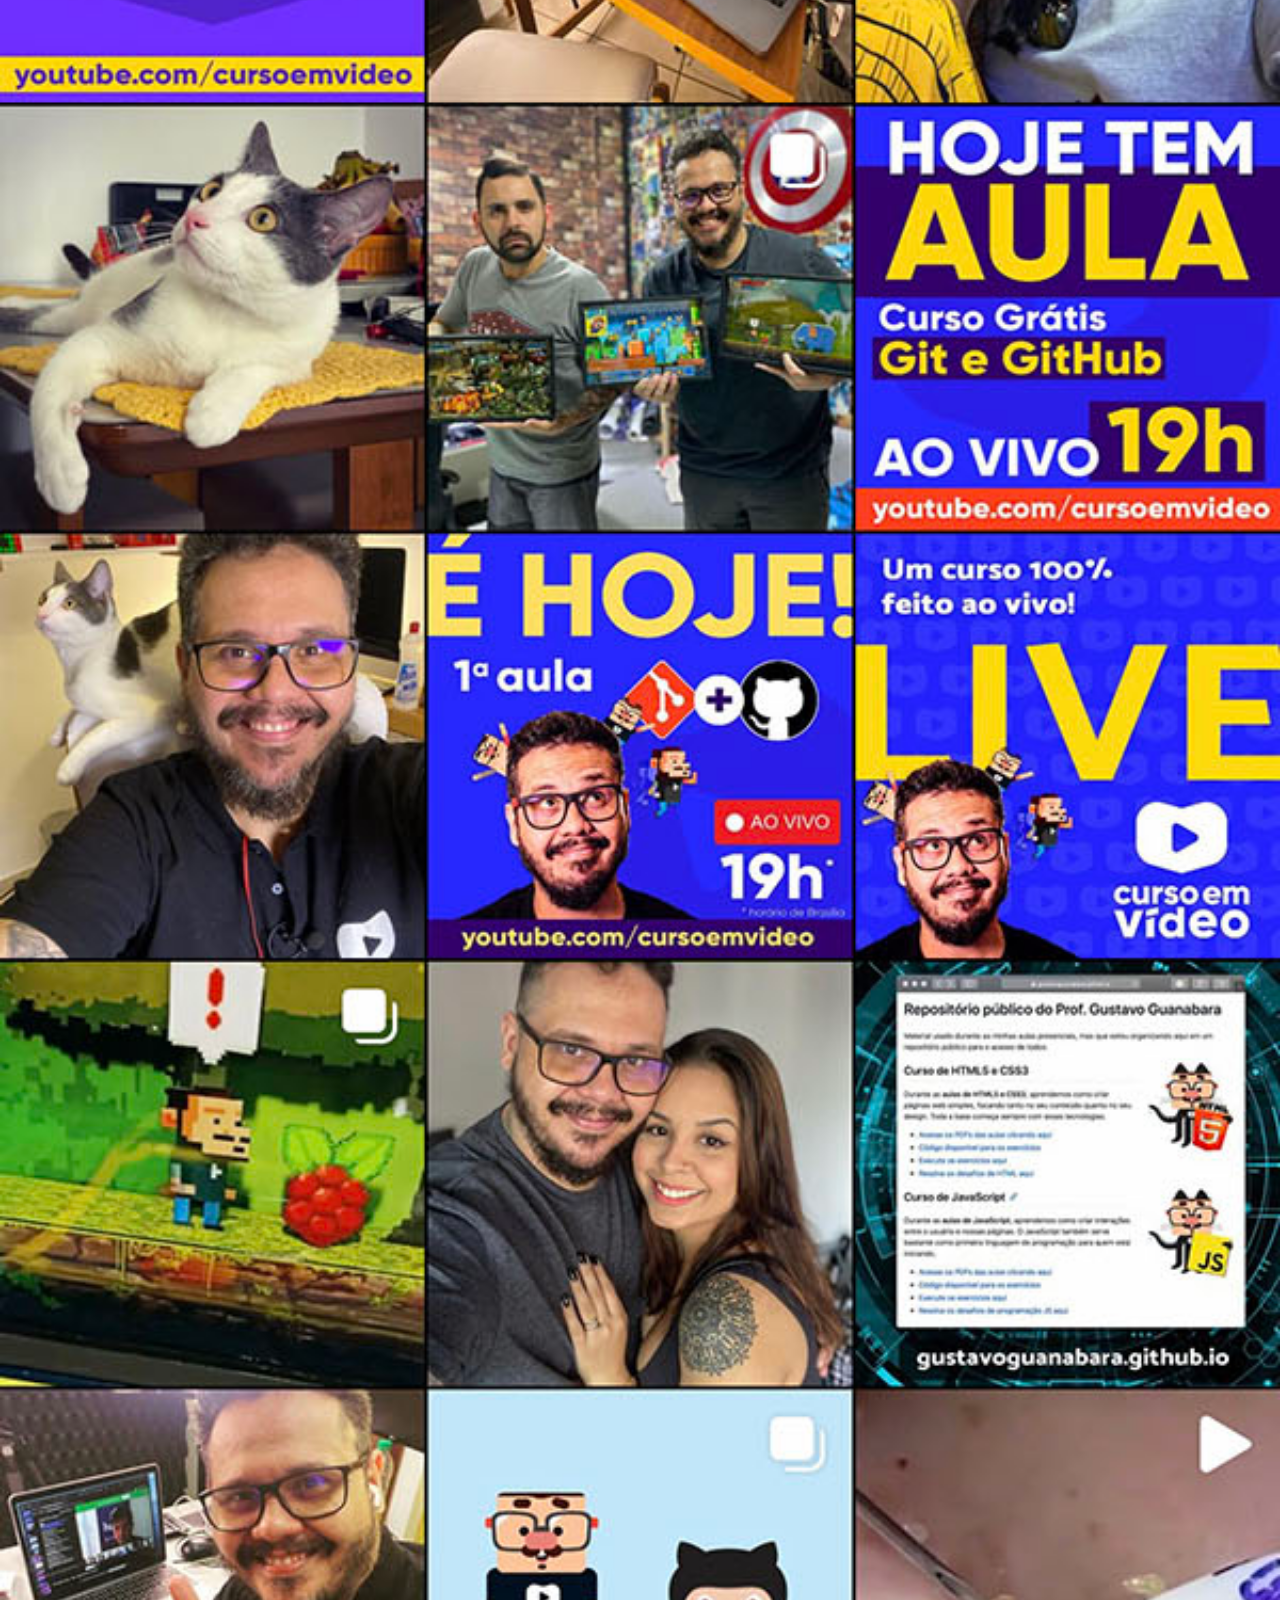
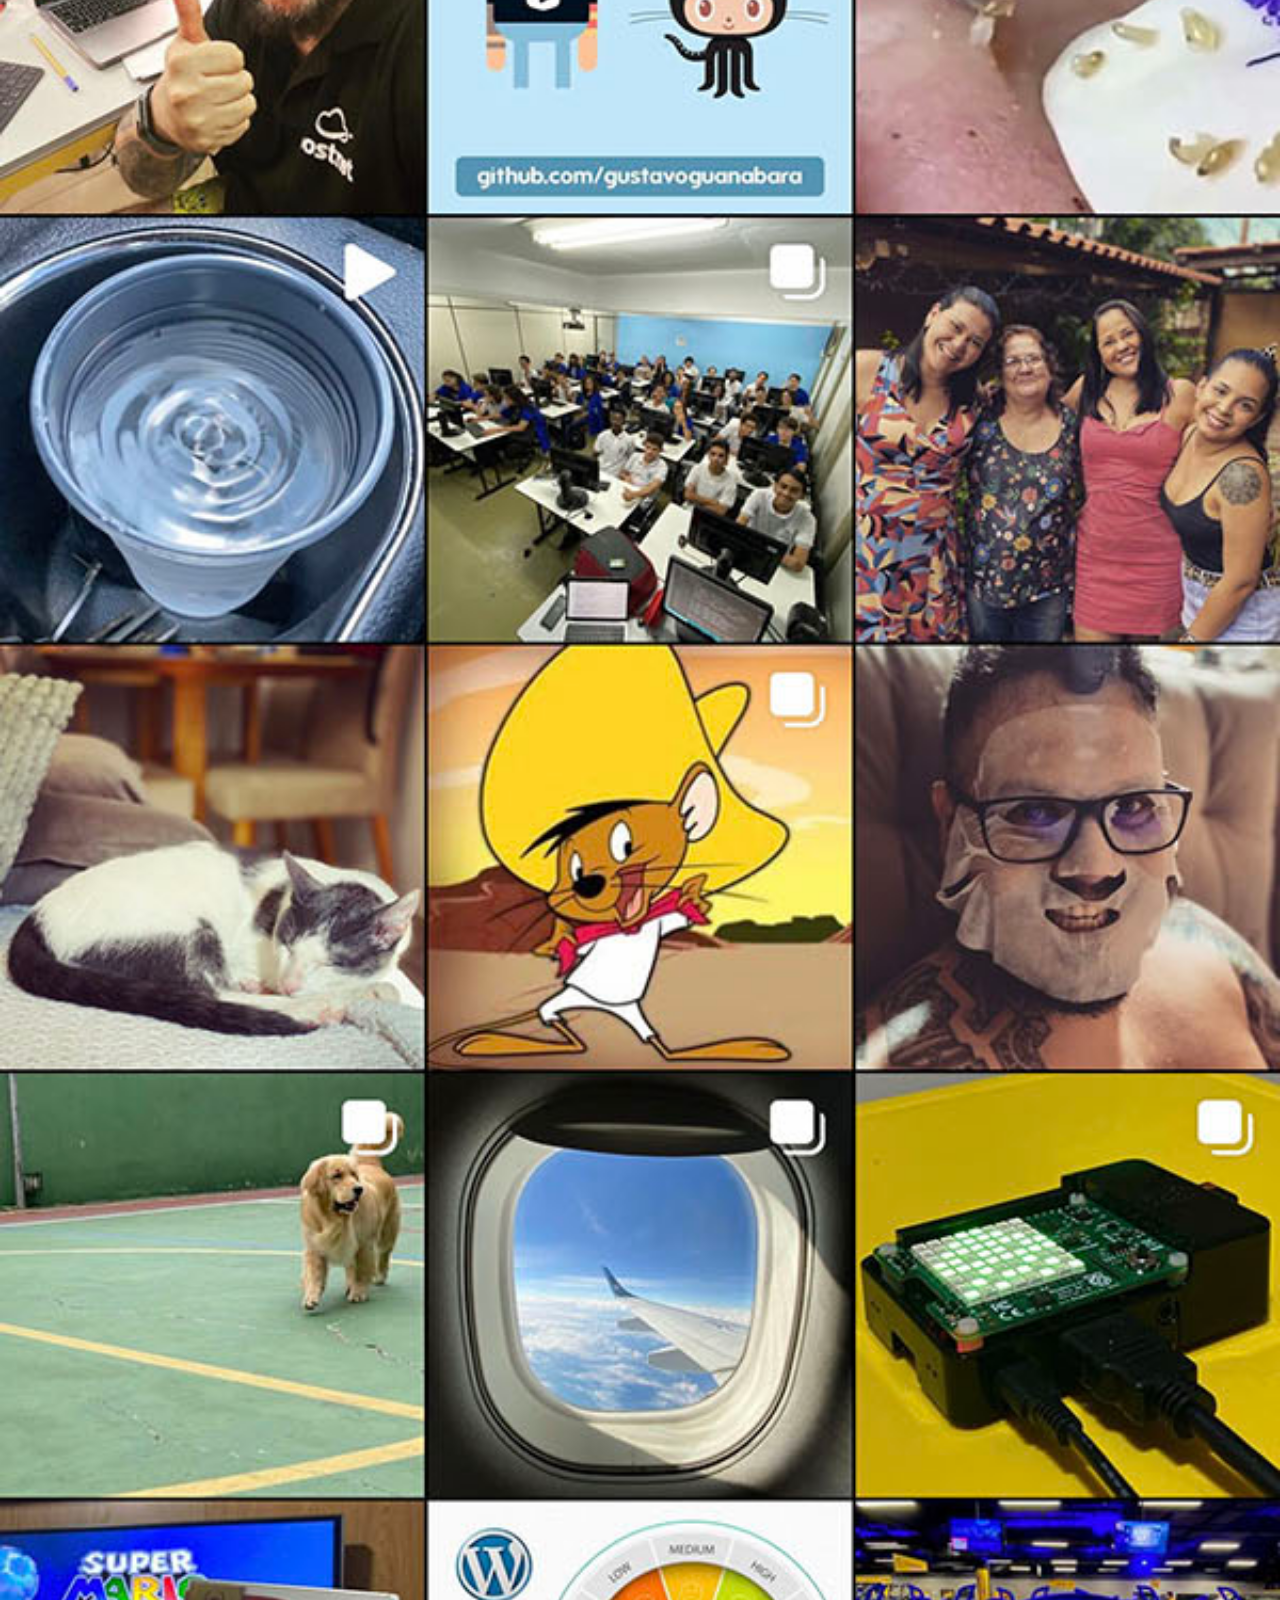
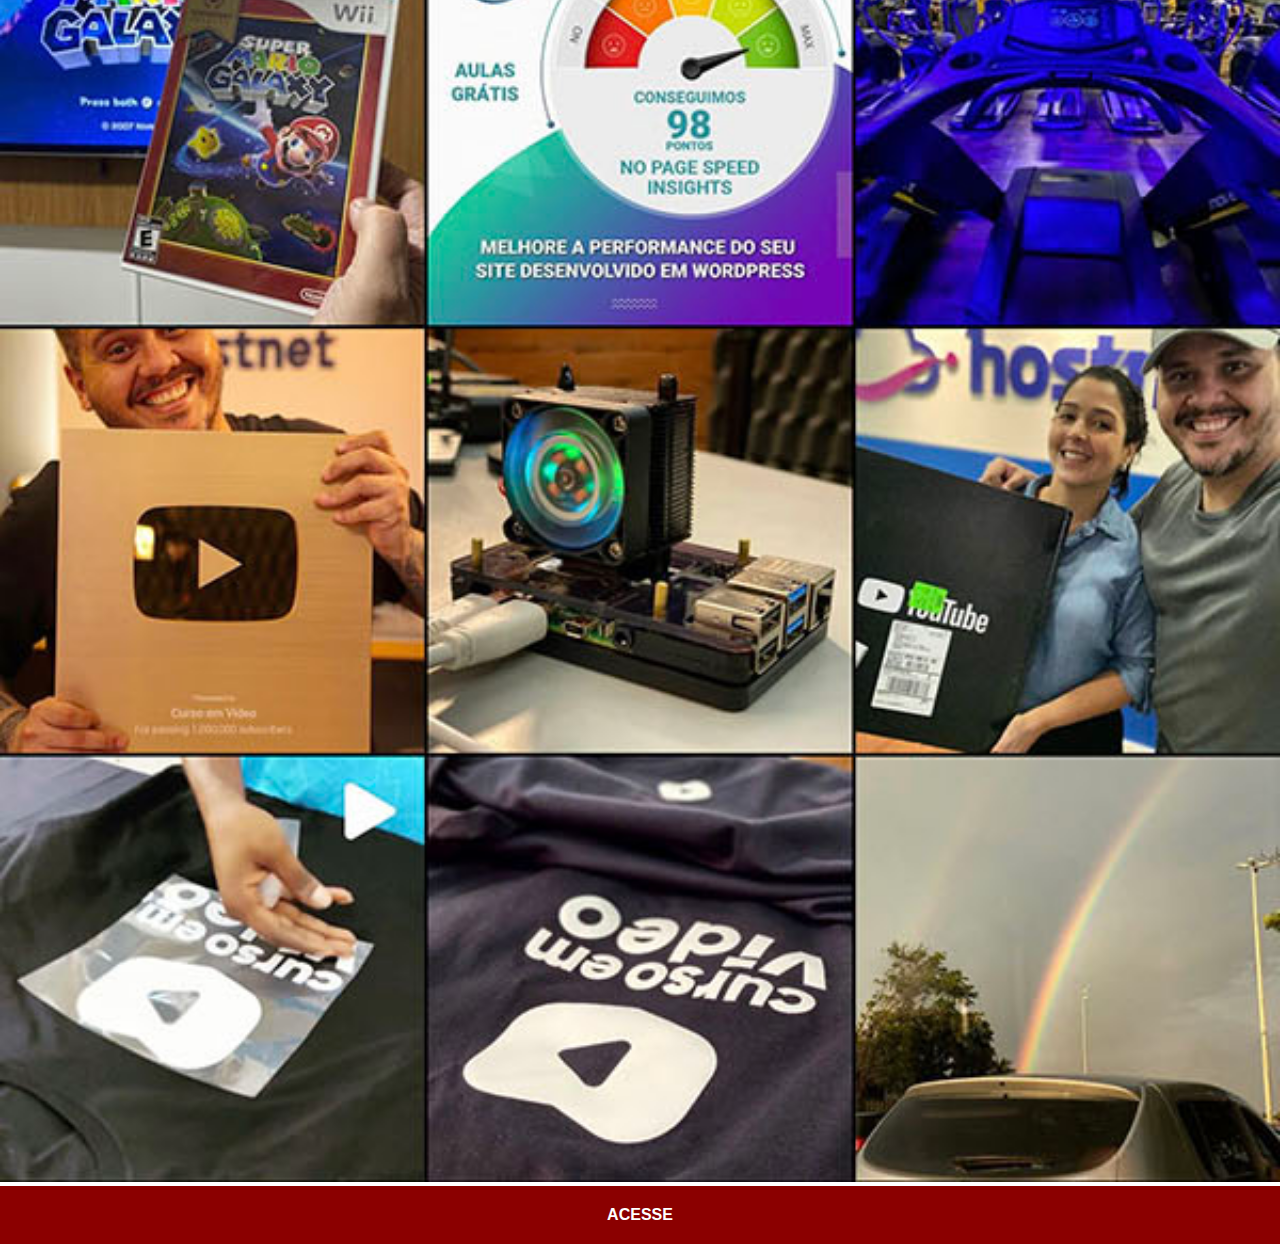
<file: instagram.html>
<!DOCTYPE html>
<html lang="pt-br">
<head>
    <meta charset="UTF-8">
    <meta name="viewport" content="width=device-width, initial-scale=1.0">
    <title>INstagram</title>
    <link rel="stylesheet" href="estilos/social.css">
</head>
<body>
    <img src="imagens/tela-instagram.jpg" alt="Instagram">
    <a href="https://www.instagram.com/gustavoguanabara/" target="_blank">ACESSE</a>
</body>
</html>
</file>
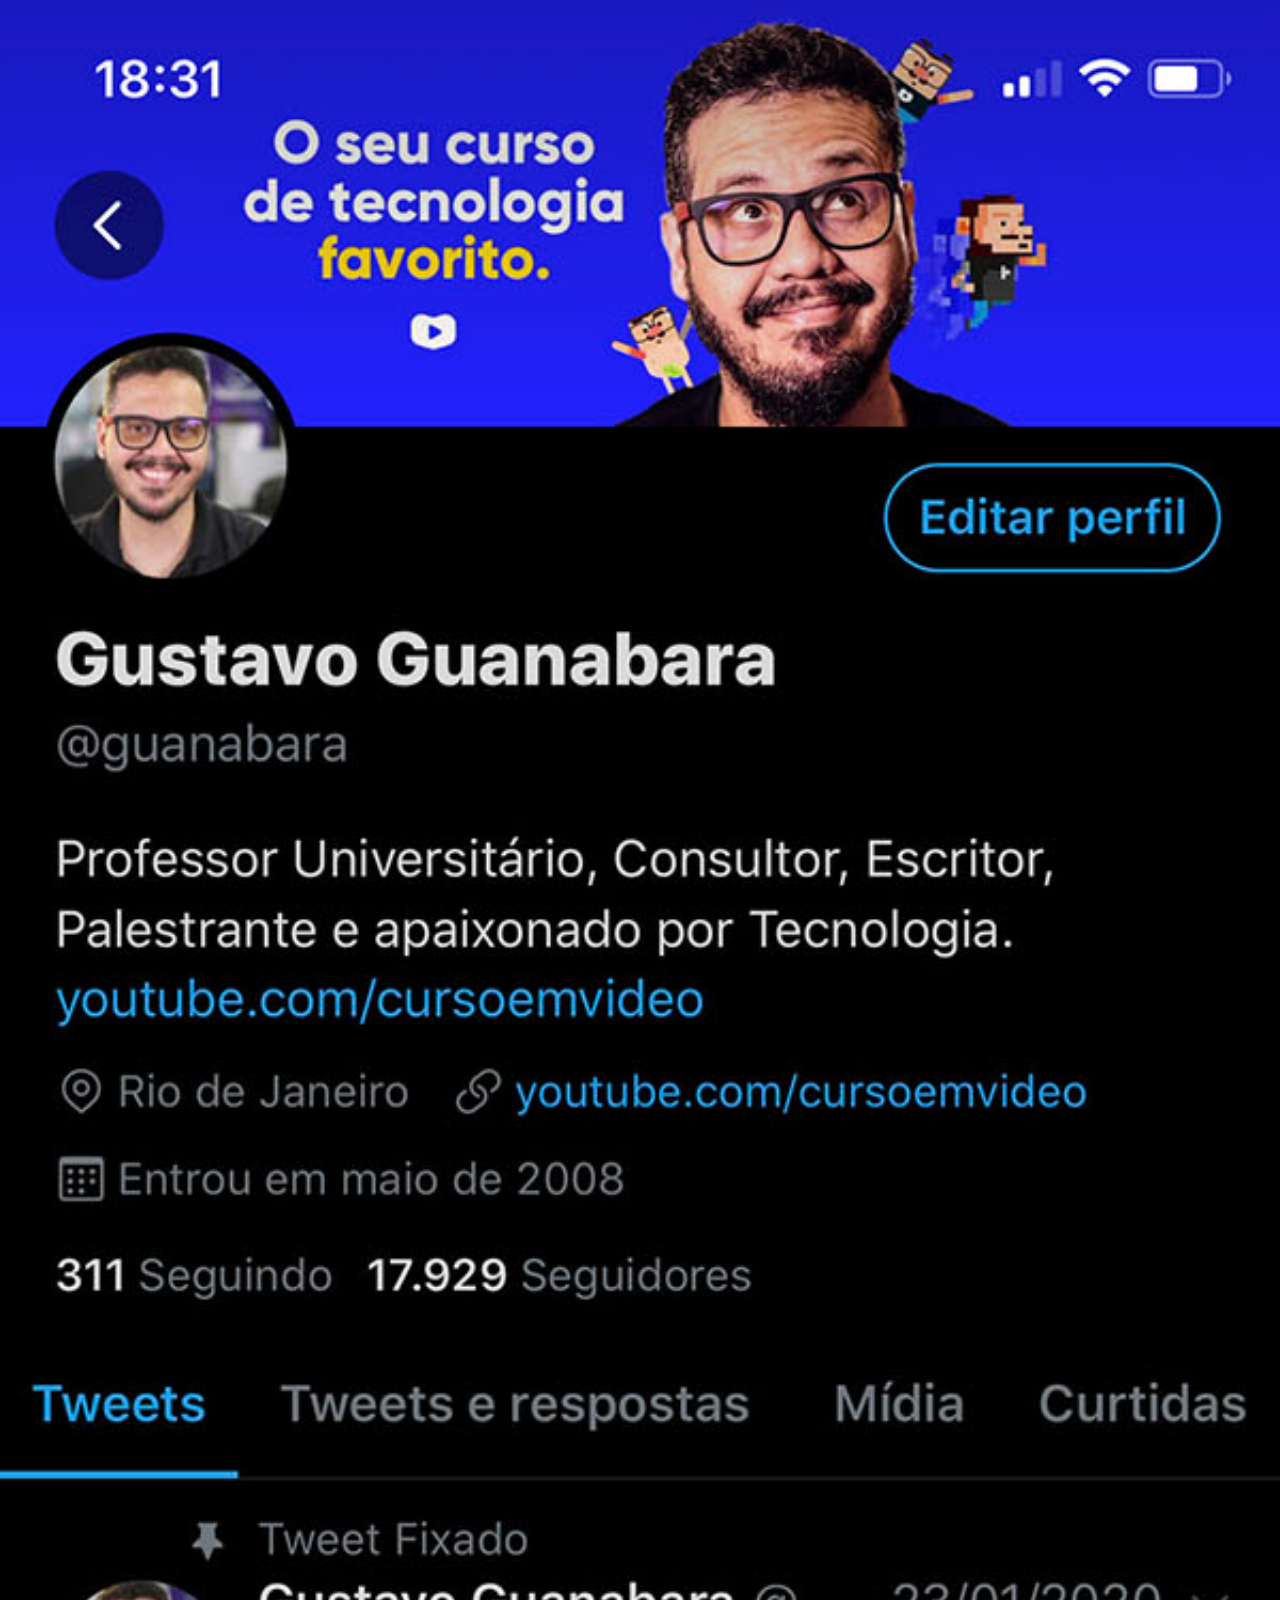
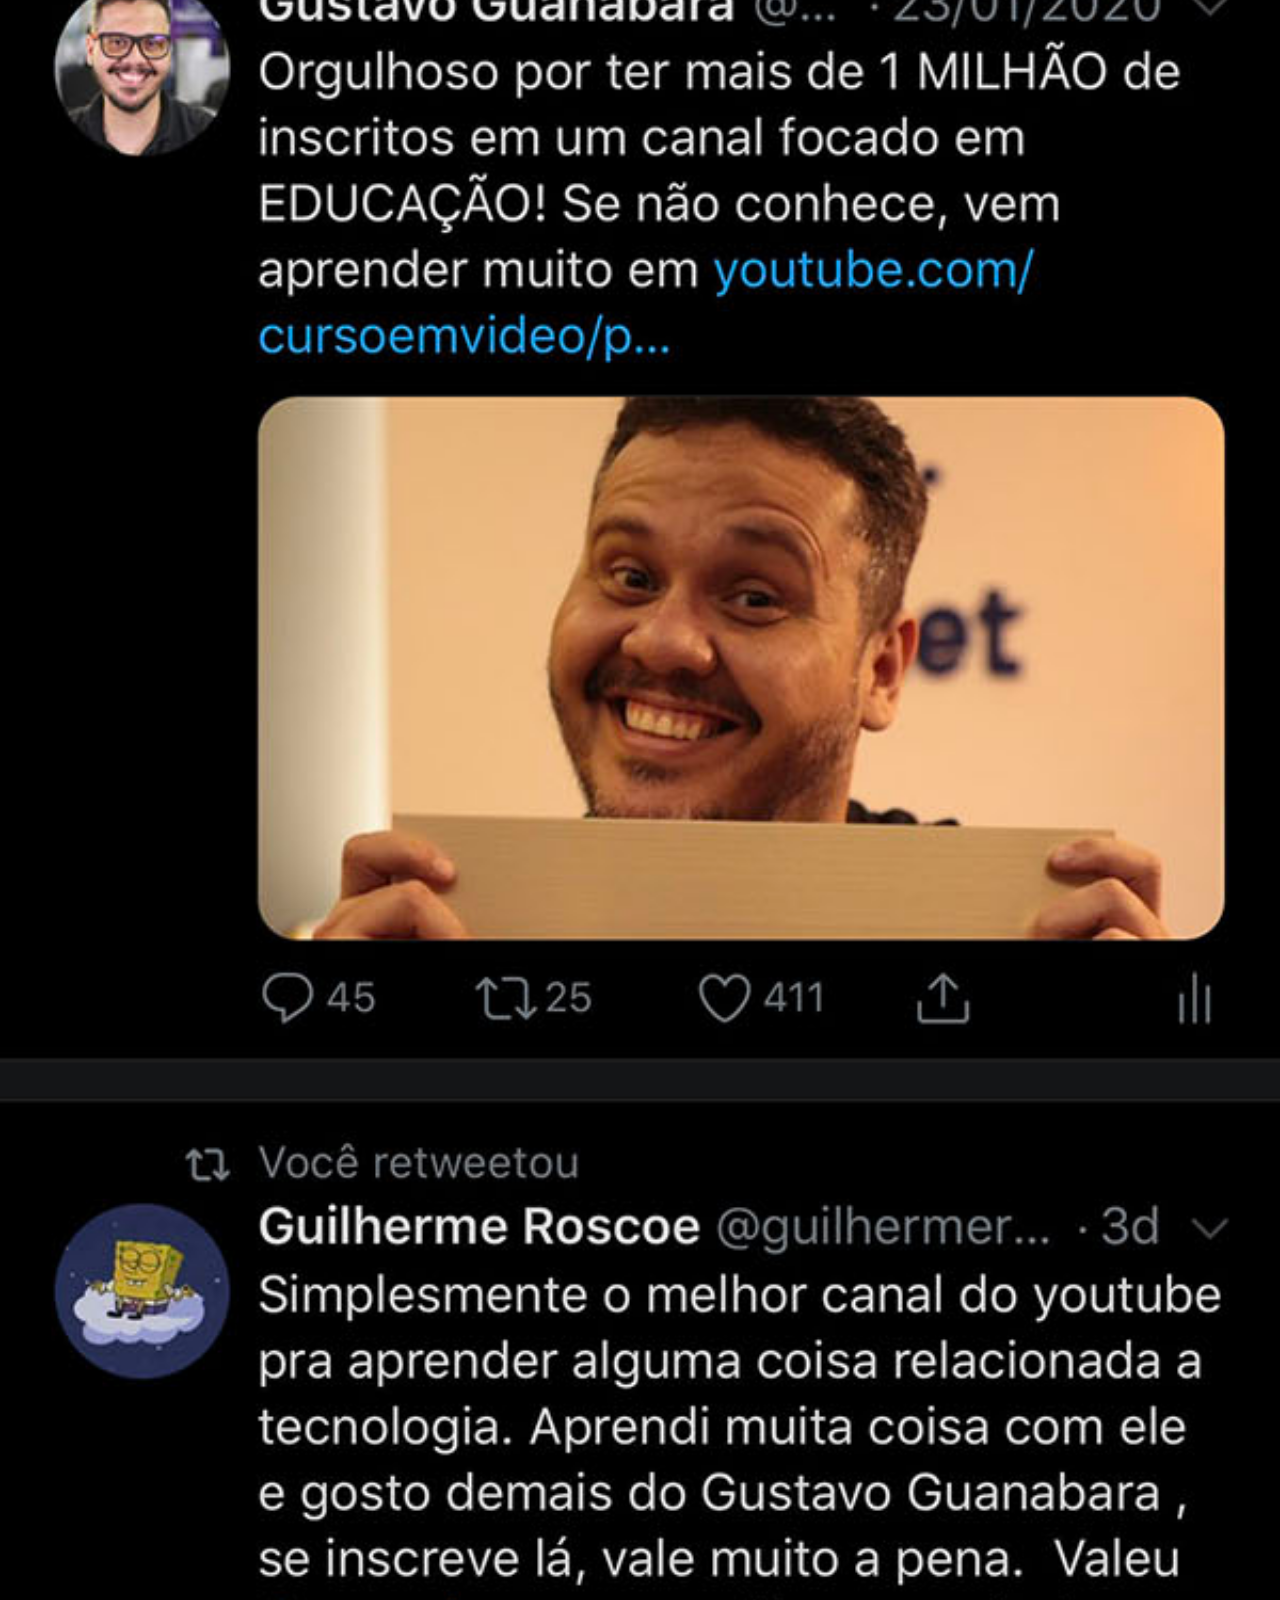
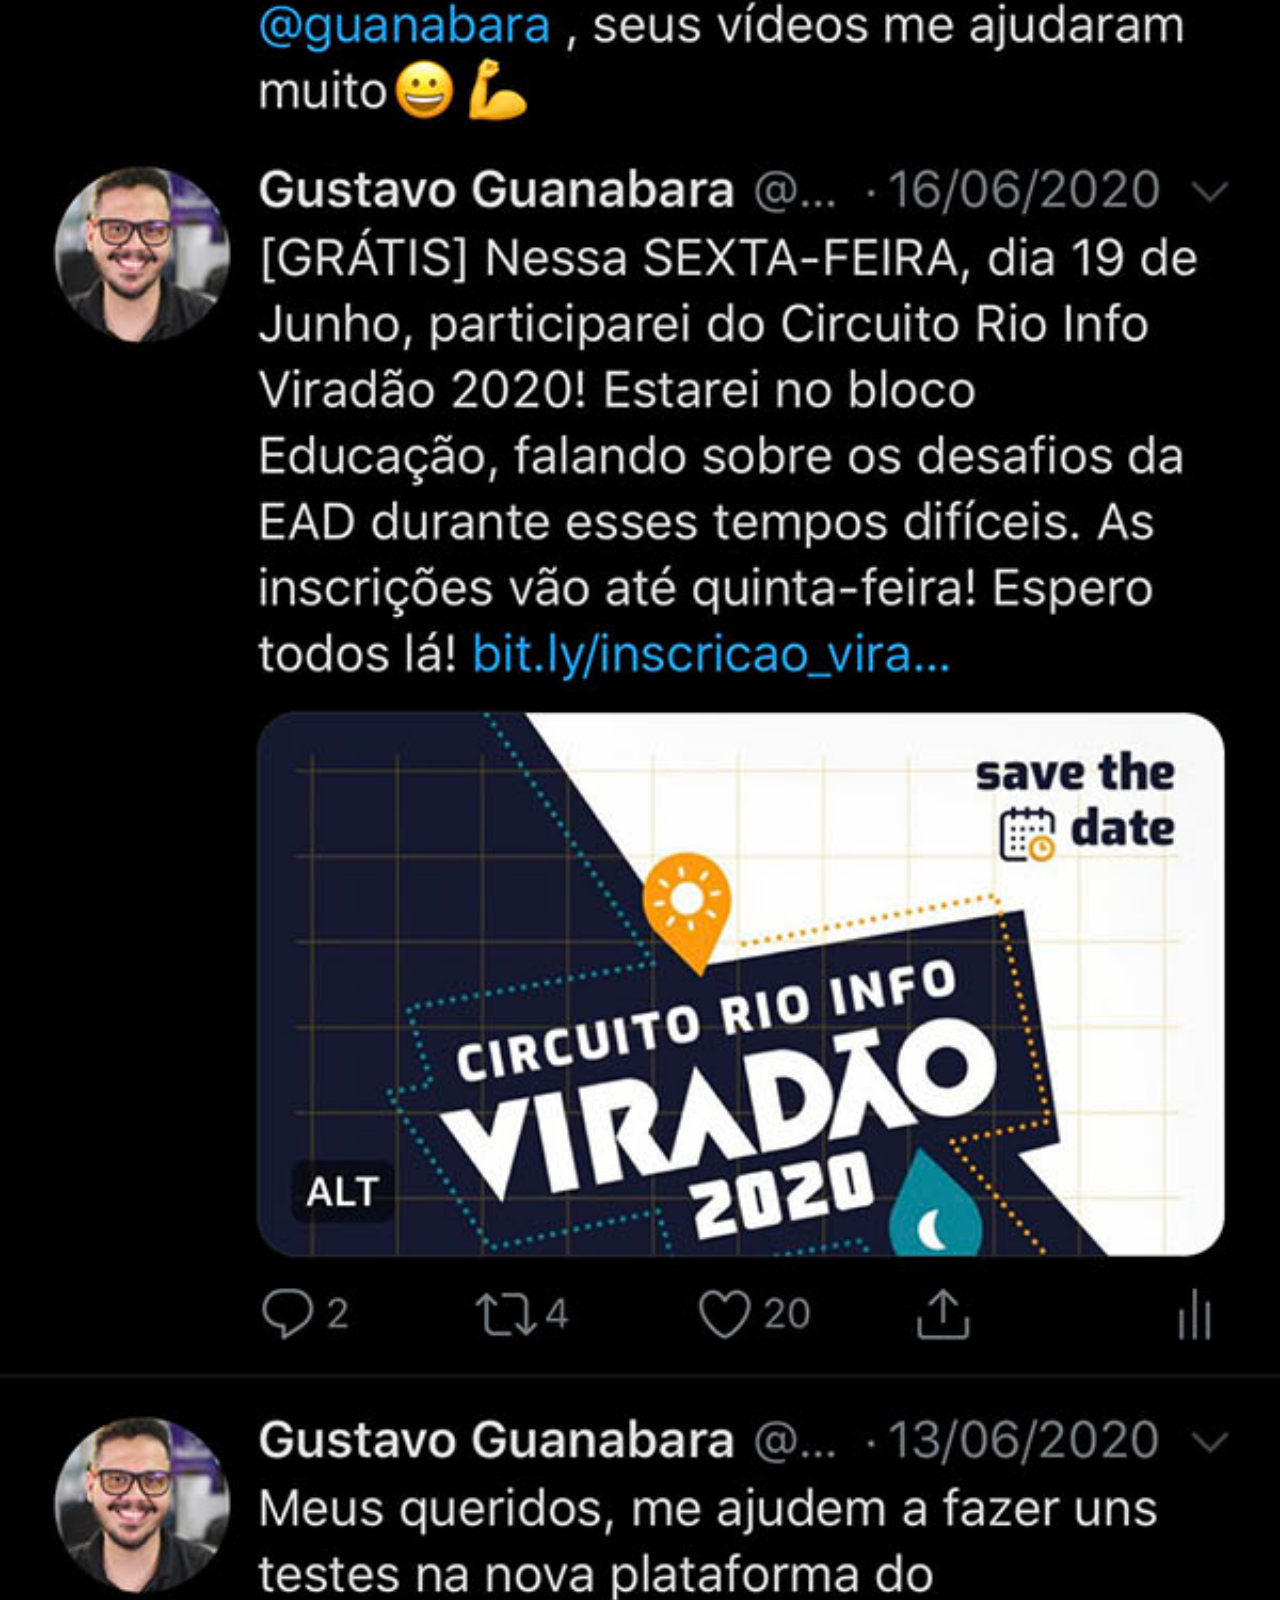
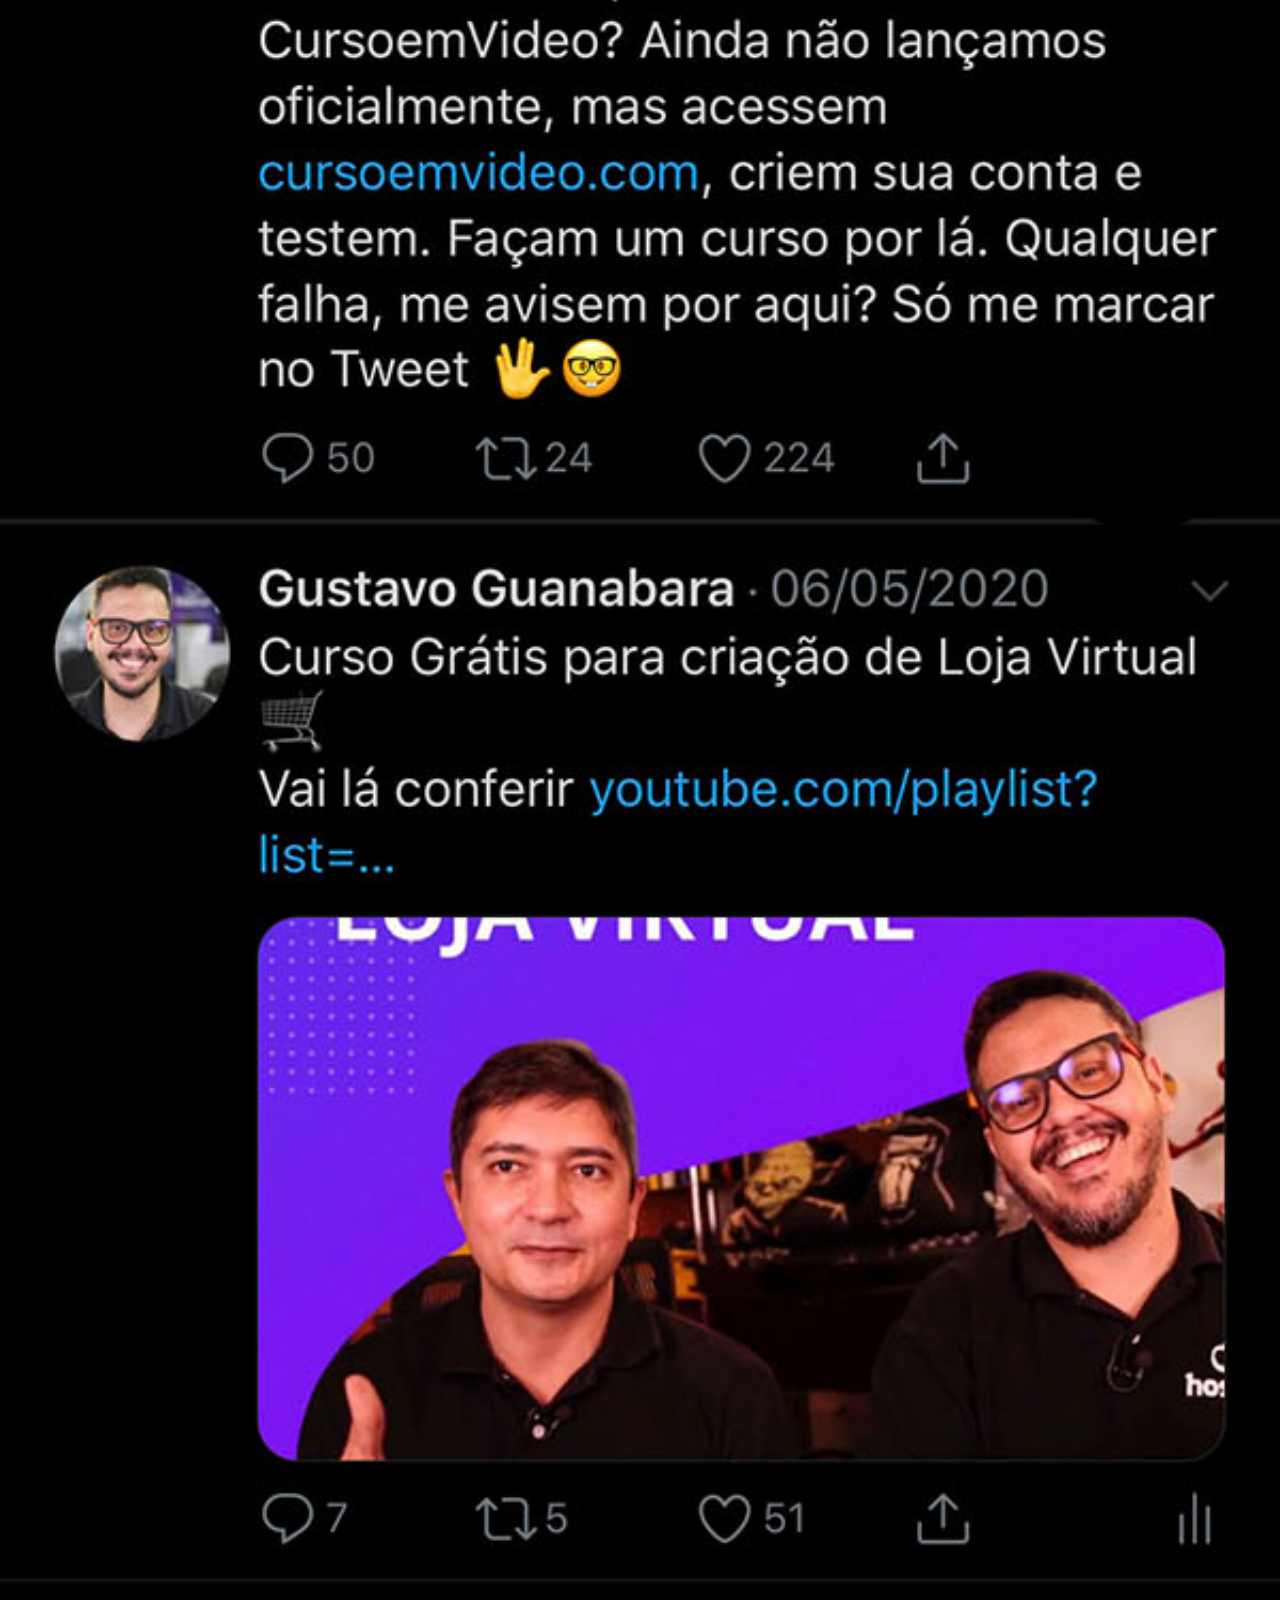
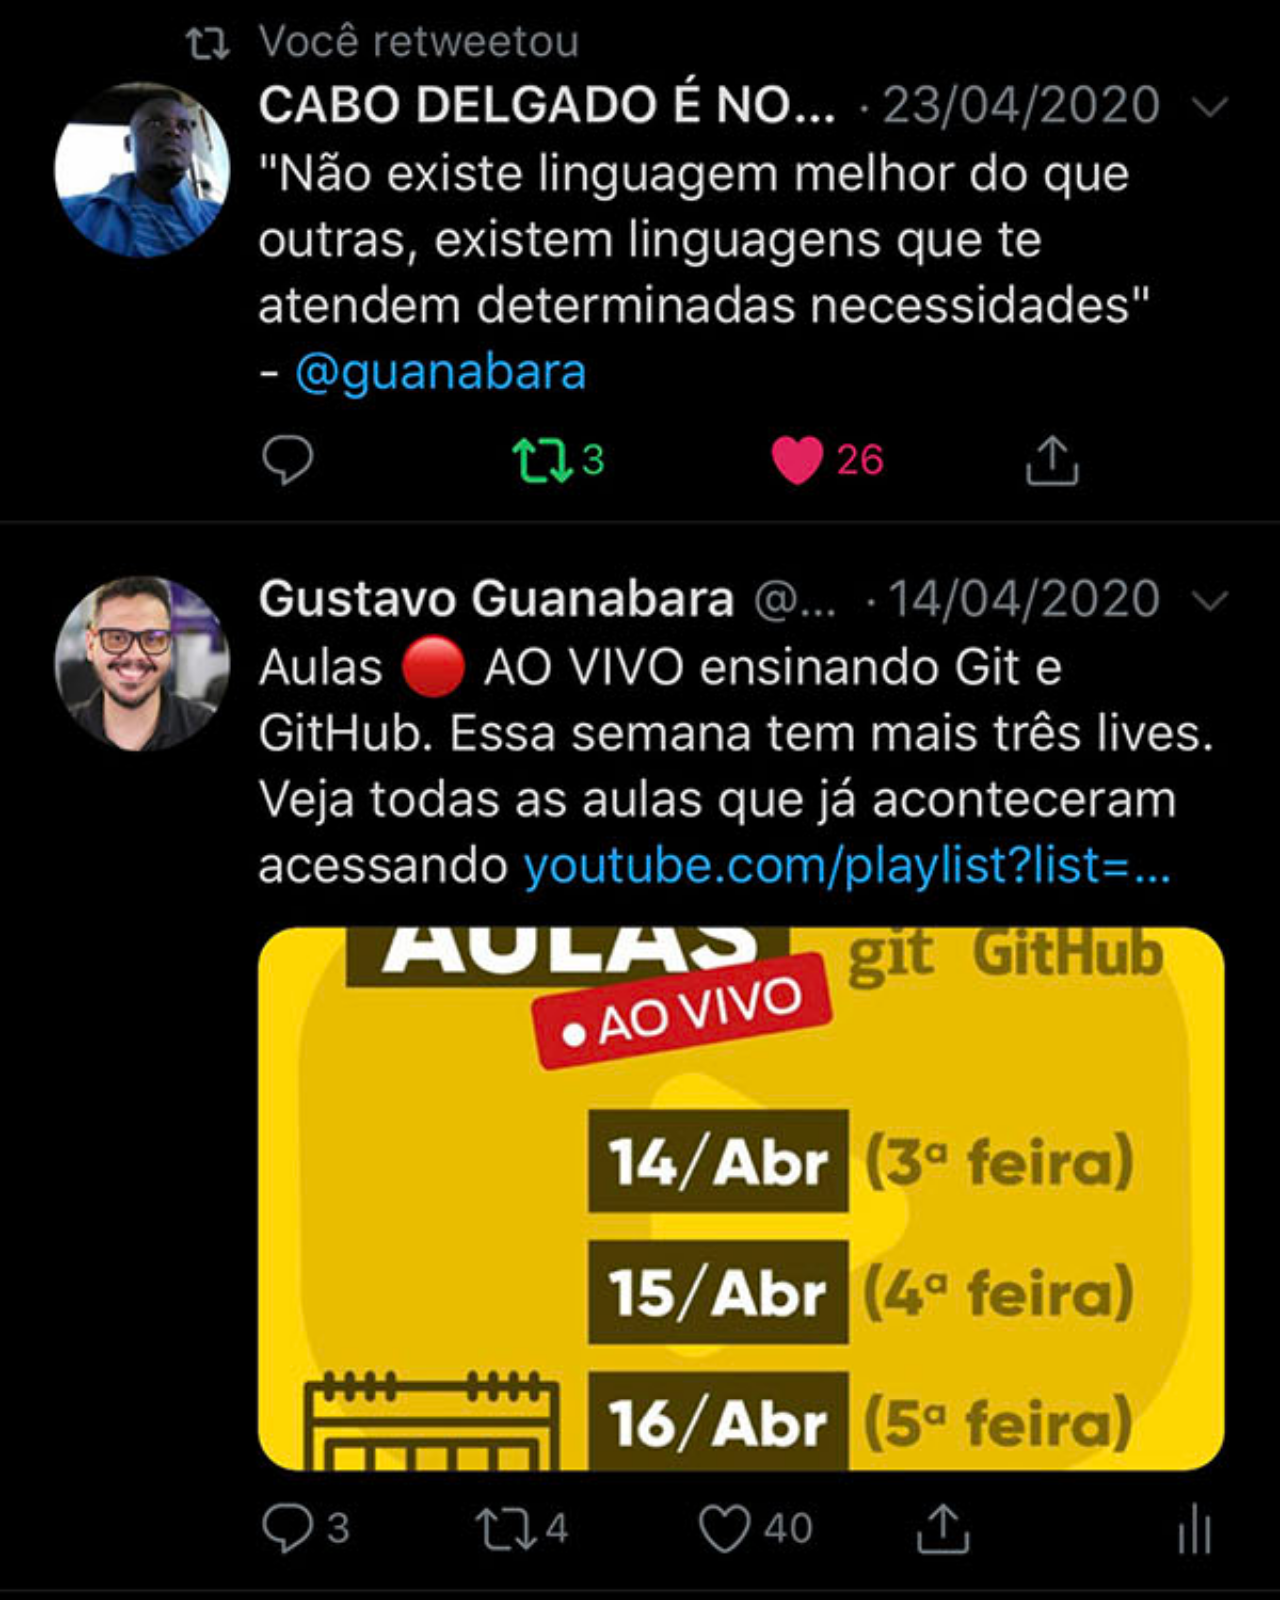
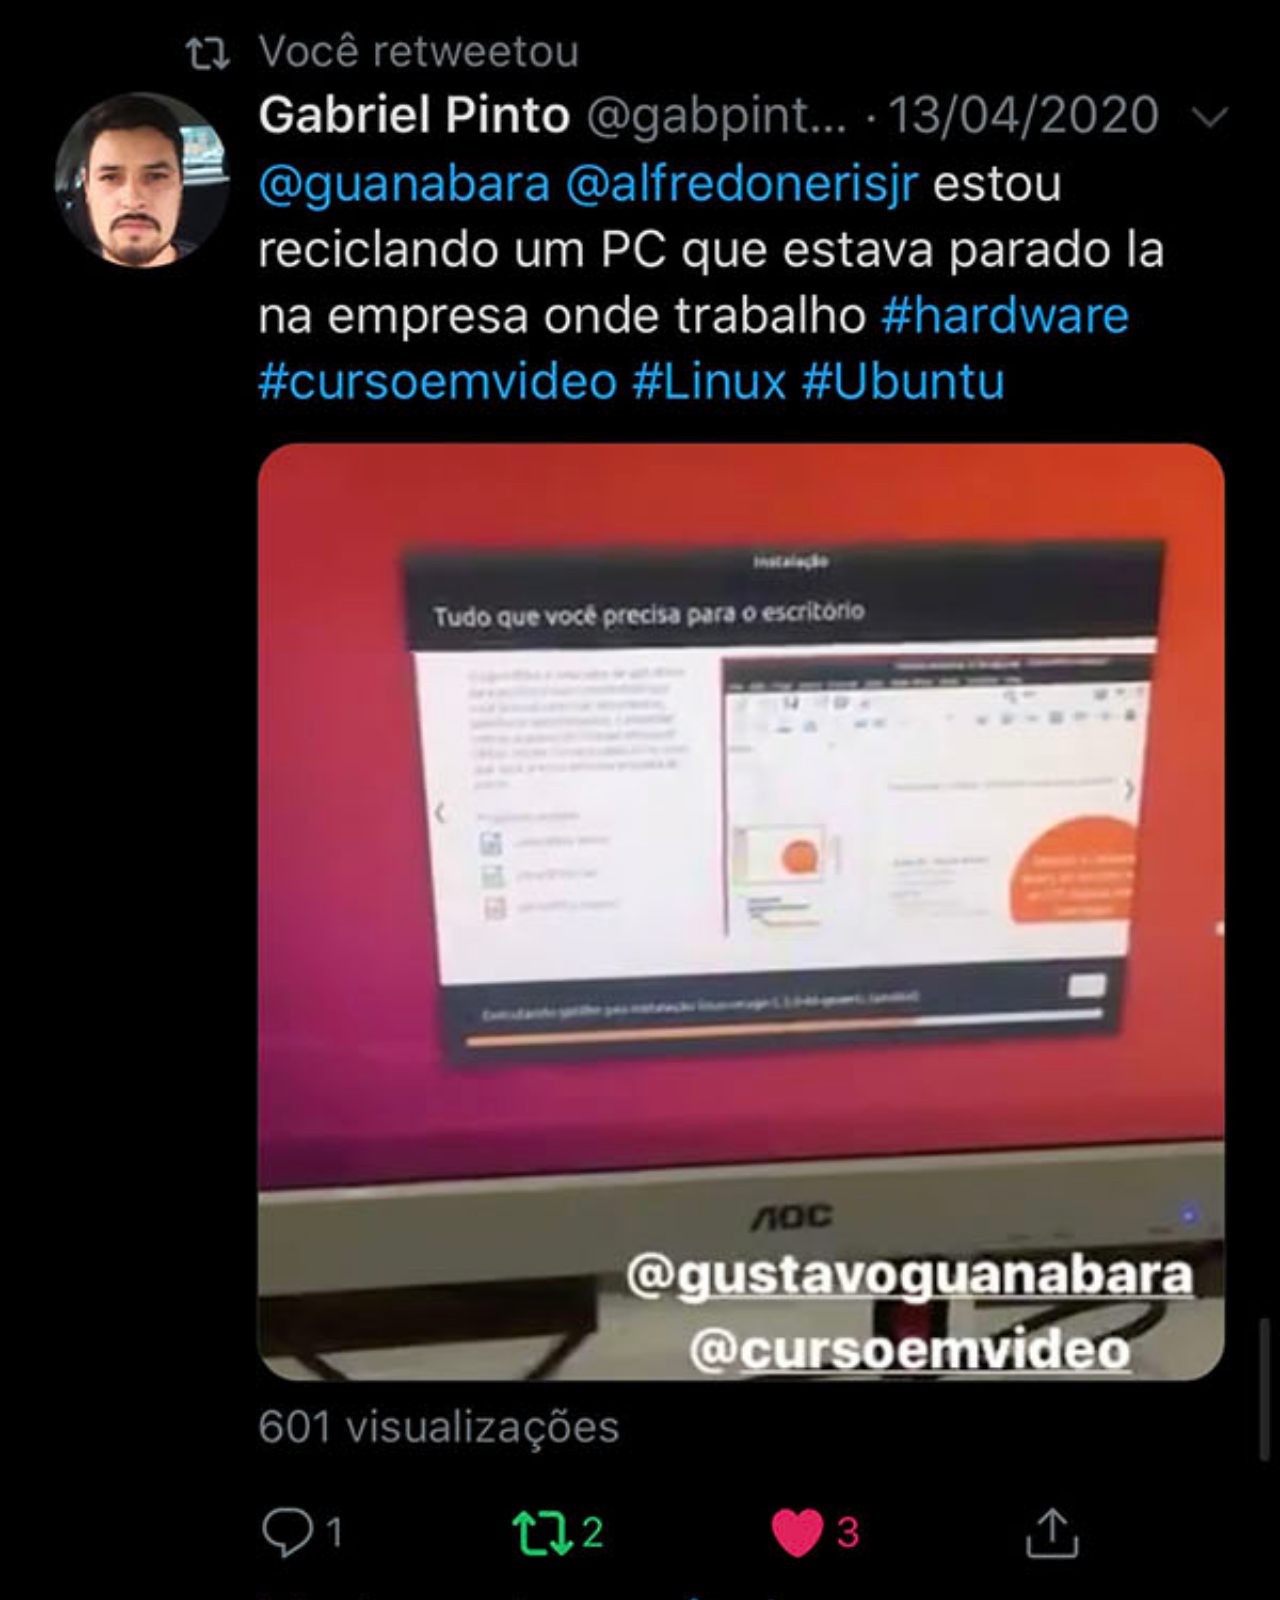
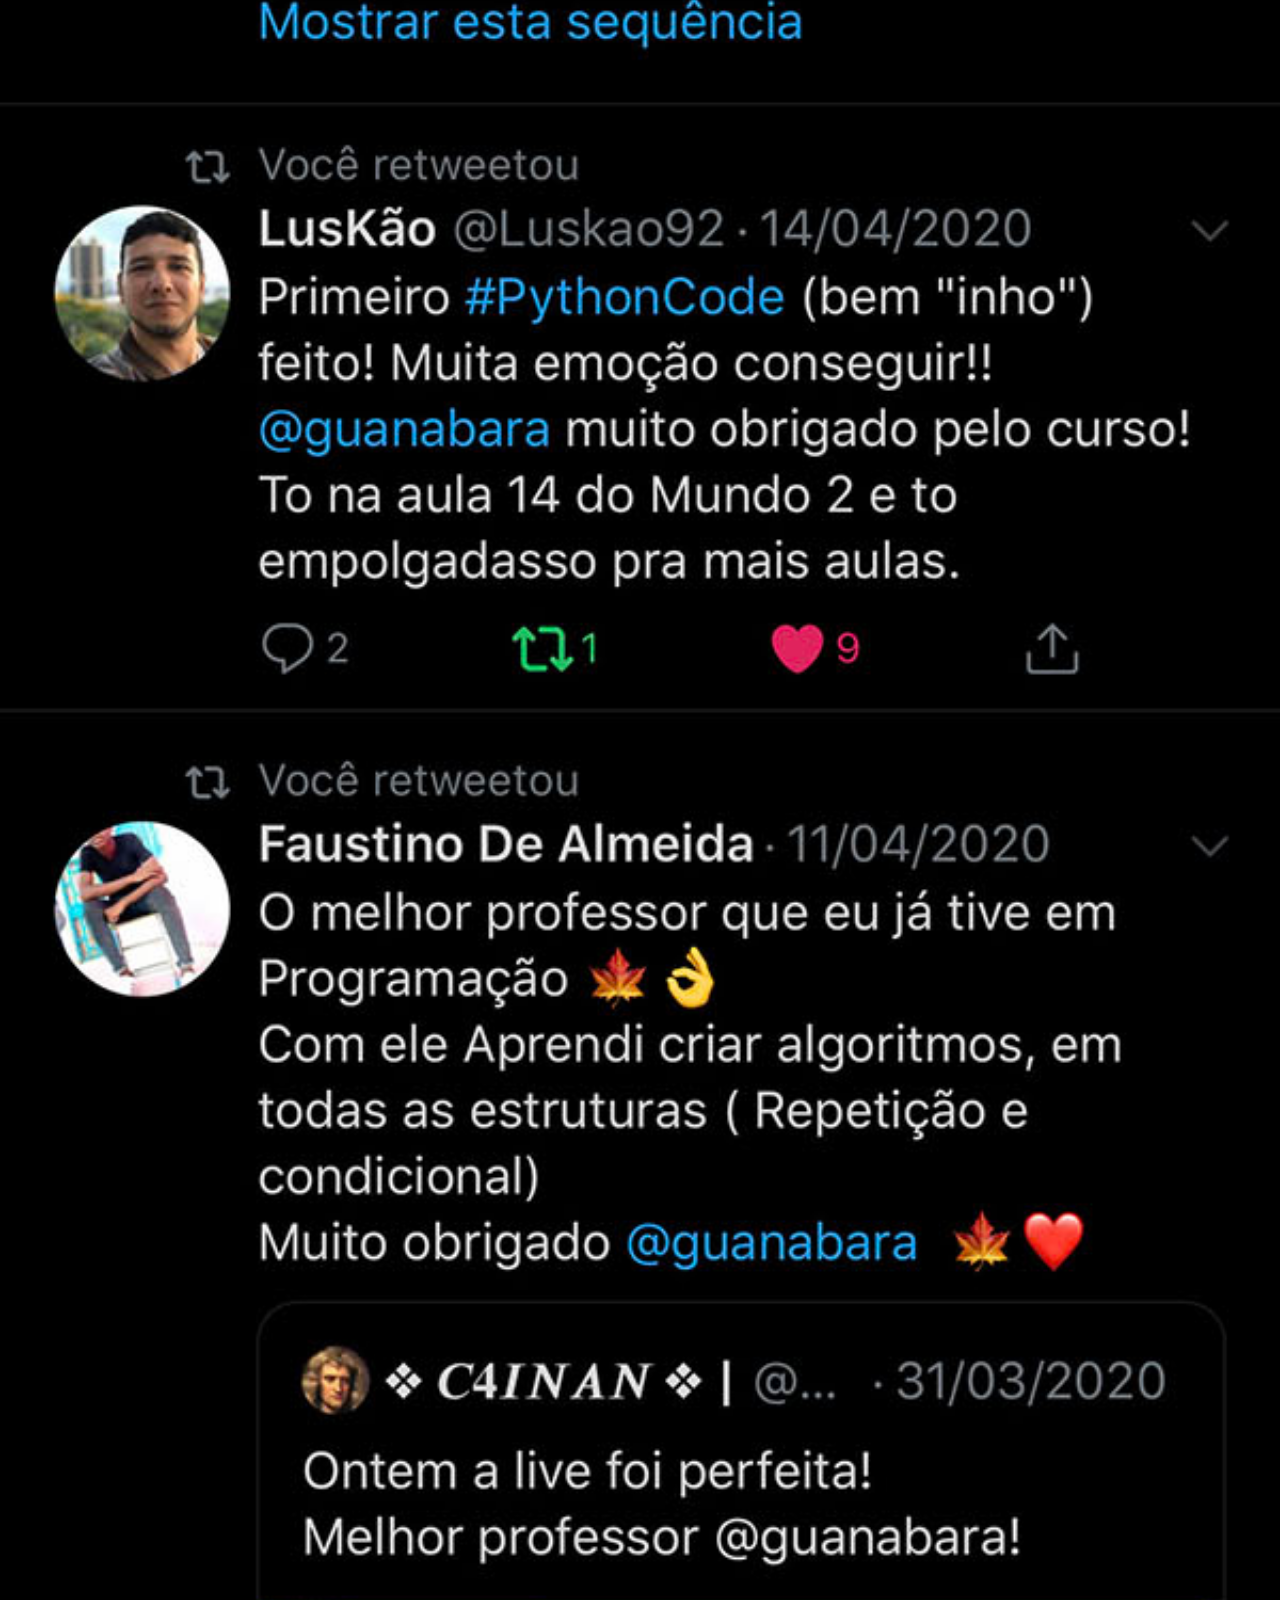
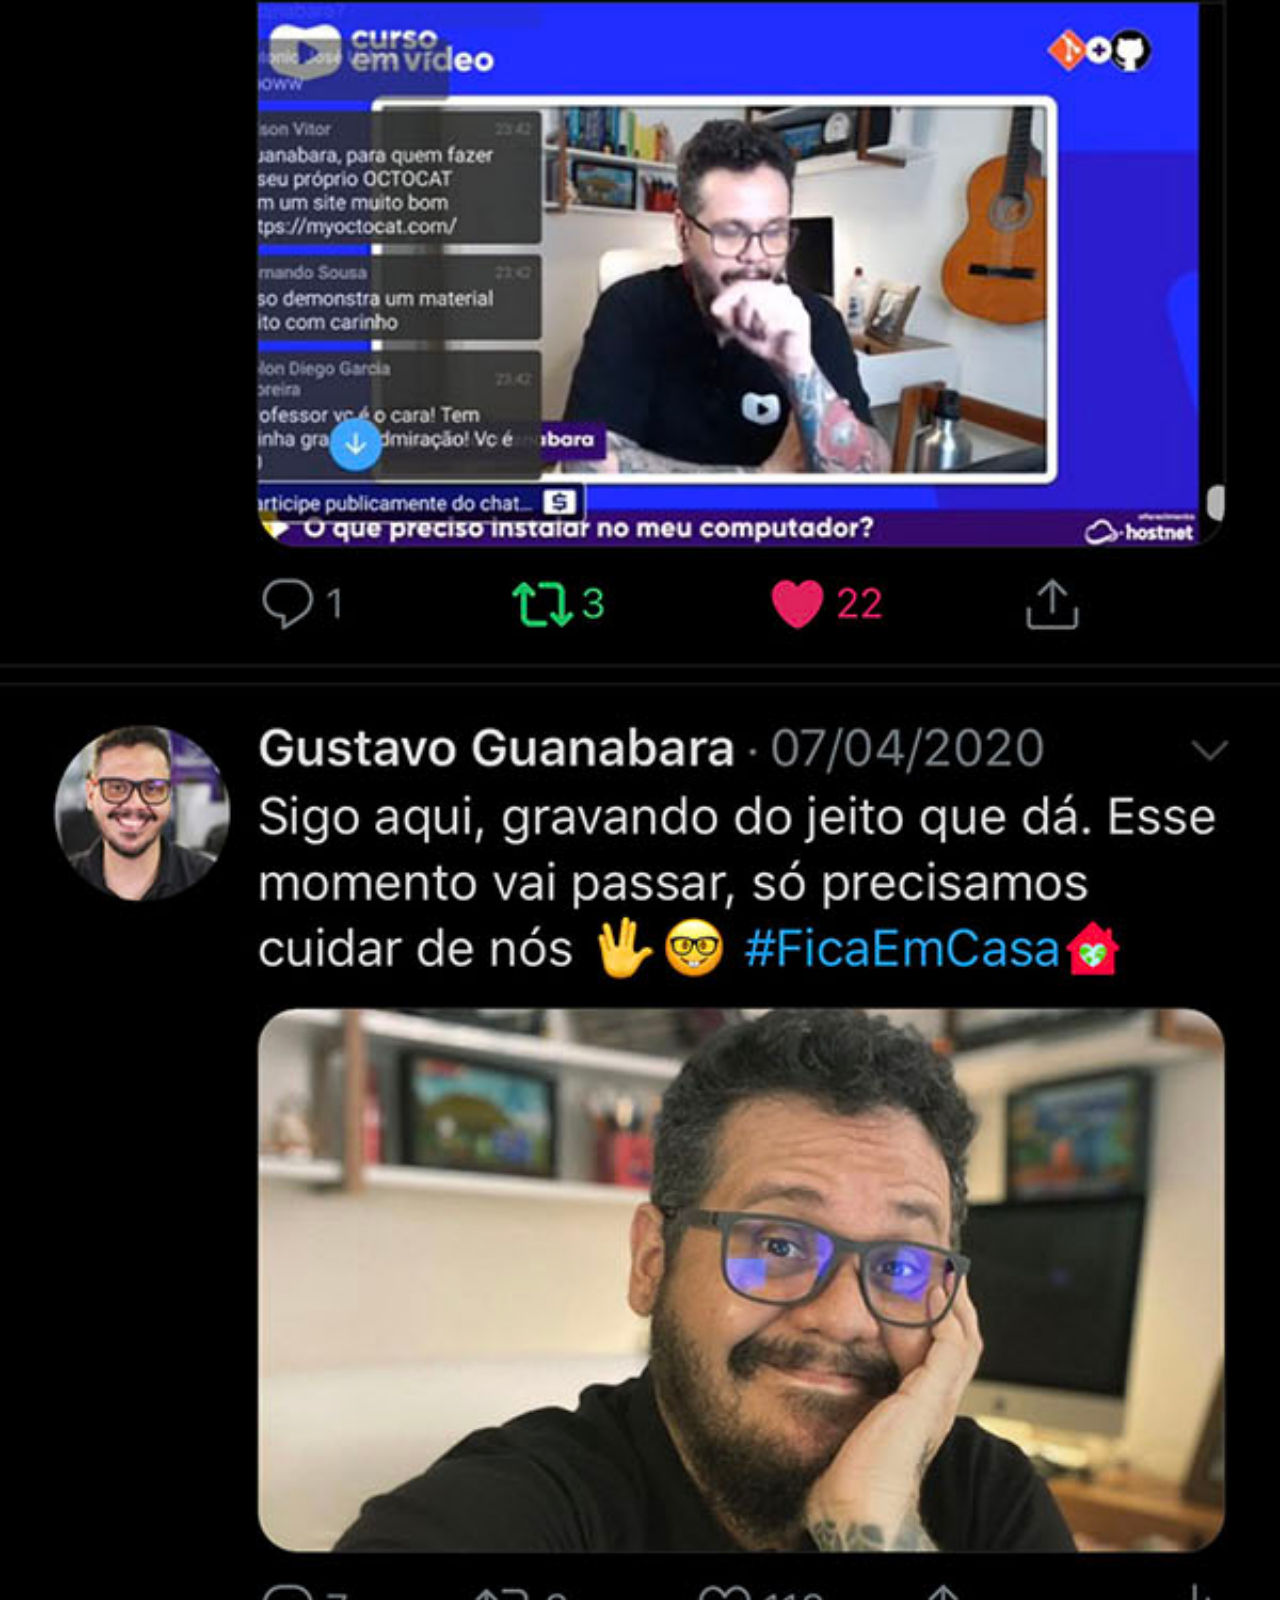
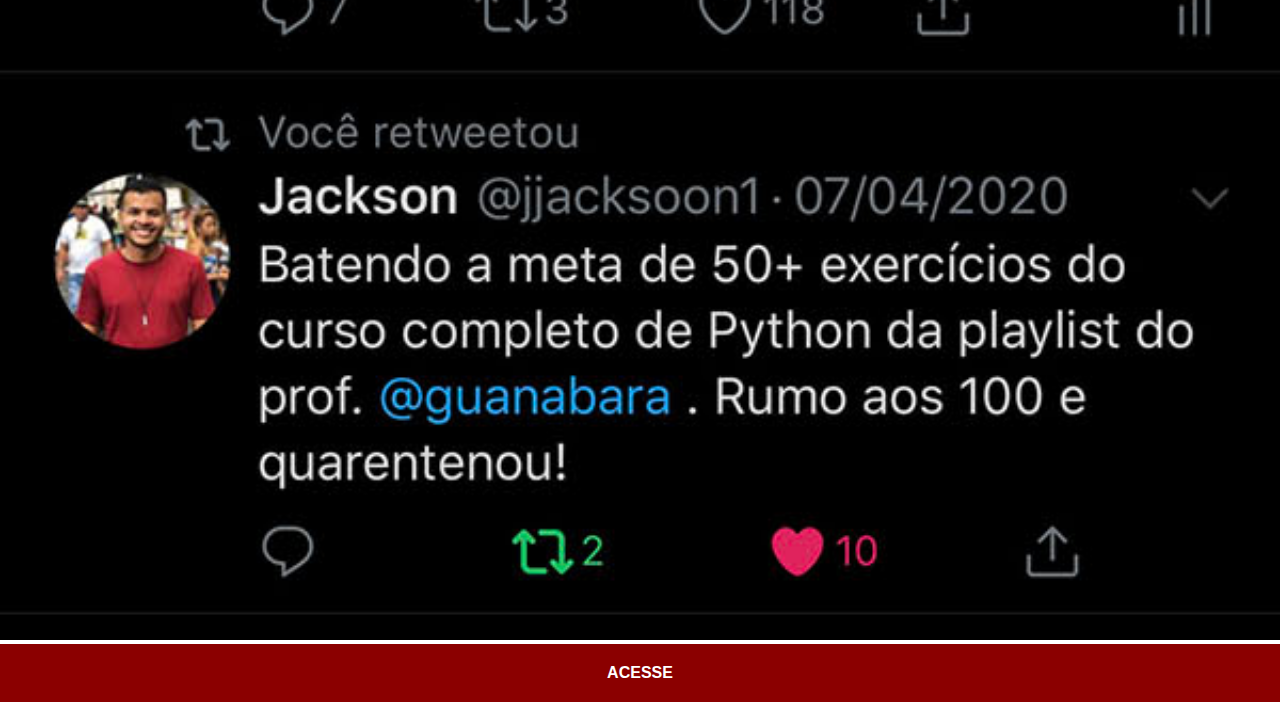
<file: twitter.html>
<!DOCTYPE html>
<html lang="pt-br">
<head>
    <meta charset="UTF-8">
    <meta name="viewport" content="width=device-width, initial-scale=1.0">
    <title>twitter</title>
    <link rel="stylesheet" href="estilos/social.css">
</head>
<body>
    <img src="imagens/tela-twitter.jpg" alt="Twitter">
    <a href="https://x.com/guanabara?">ACESSE</a>
</body>
</html>
</file>
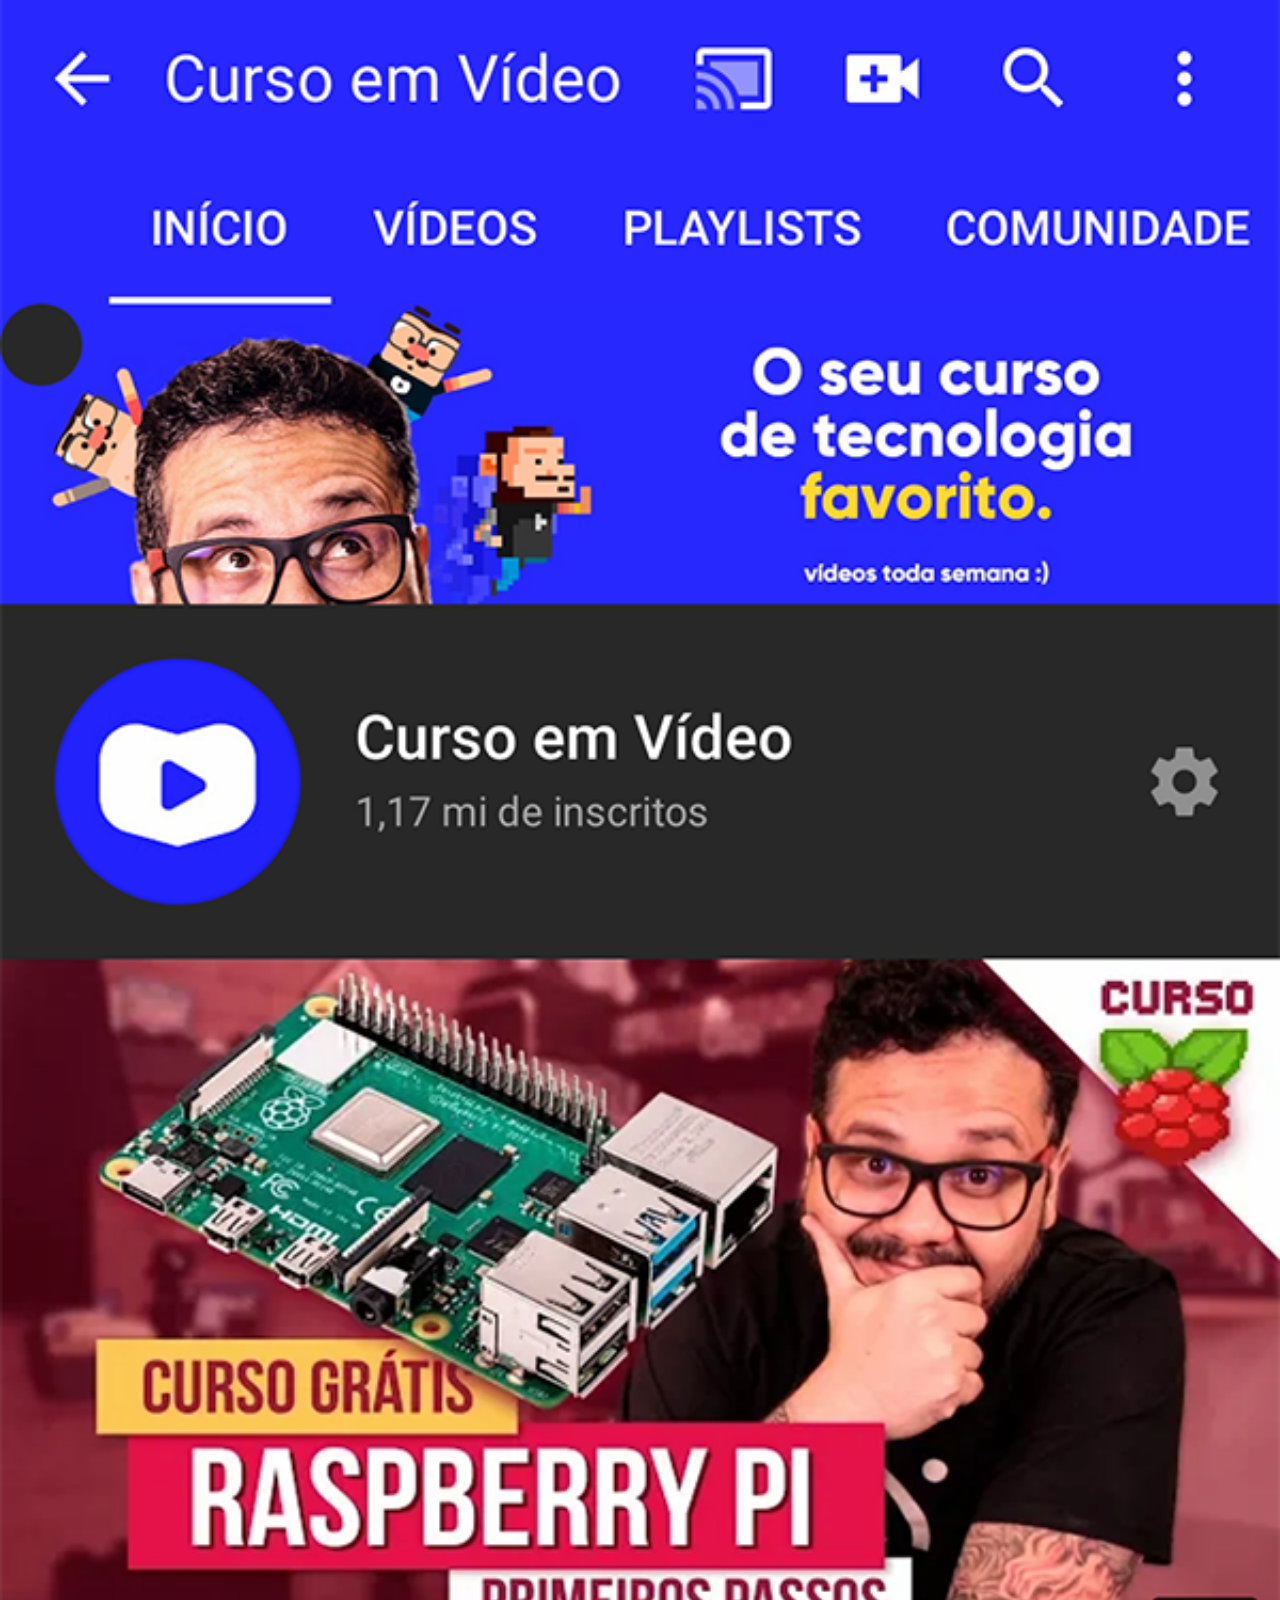
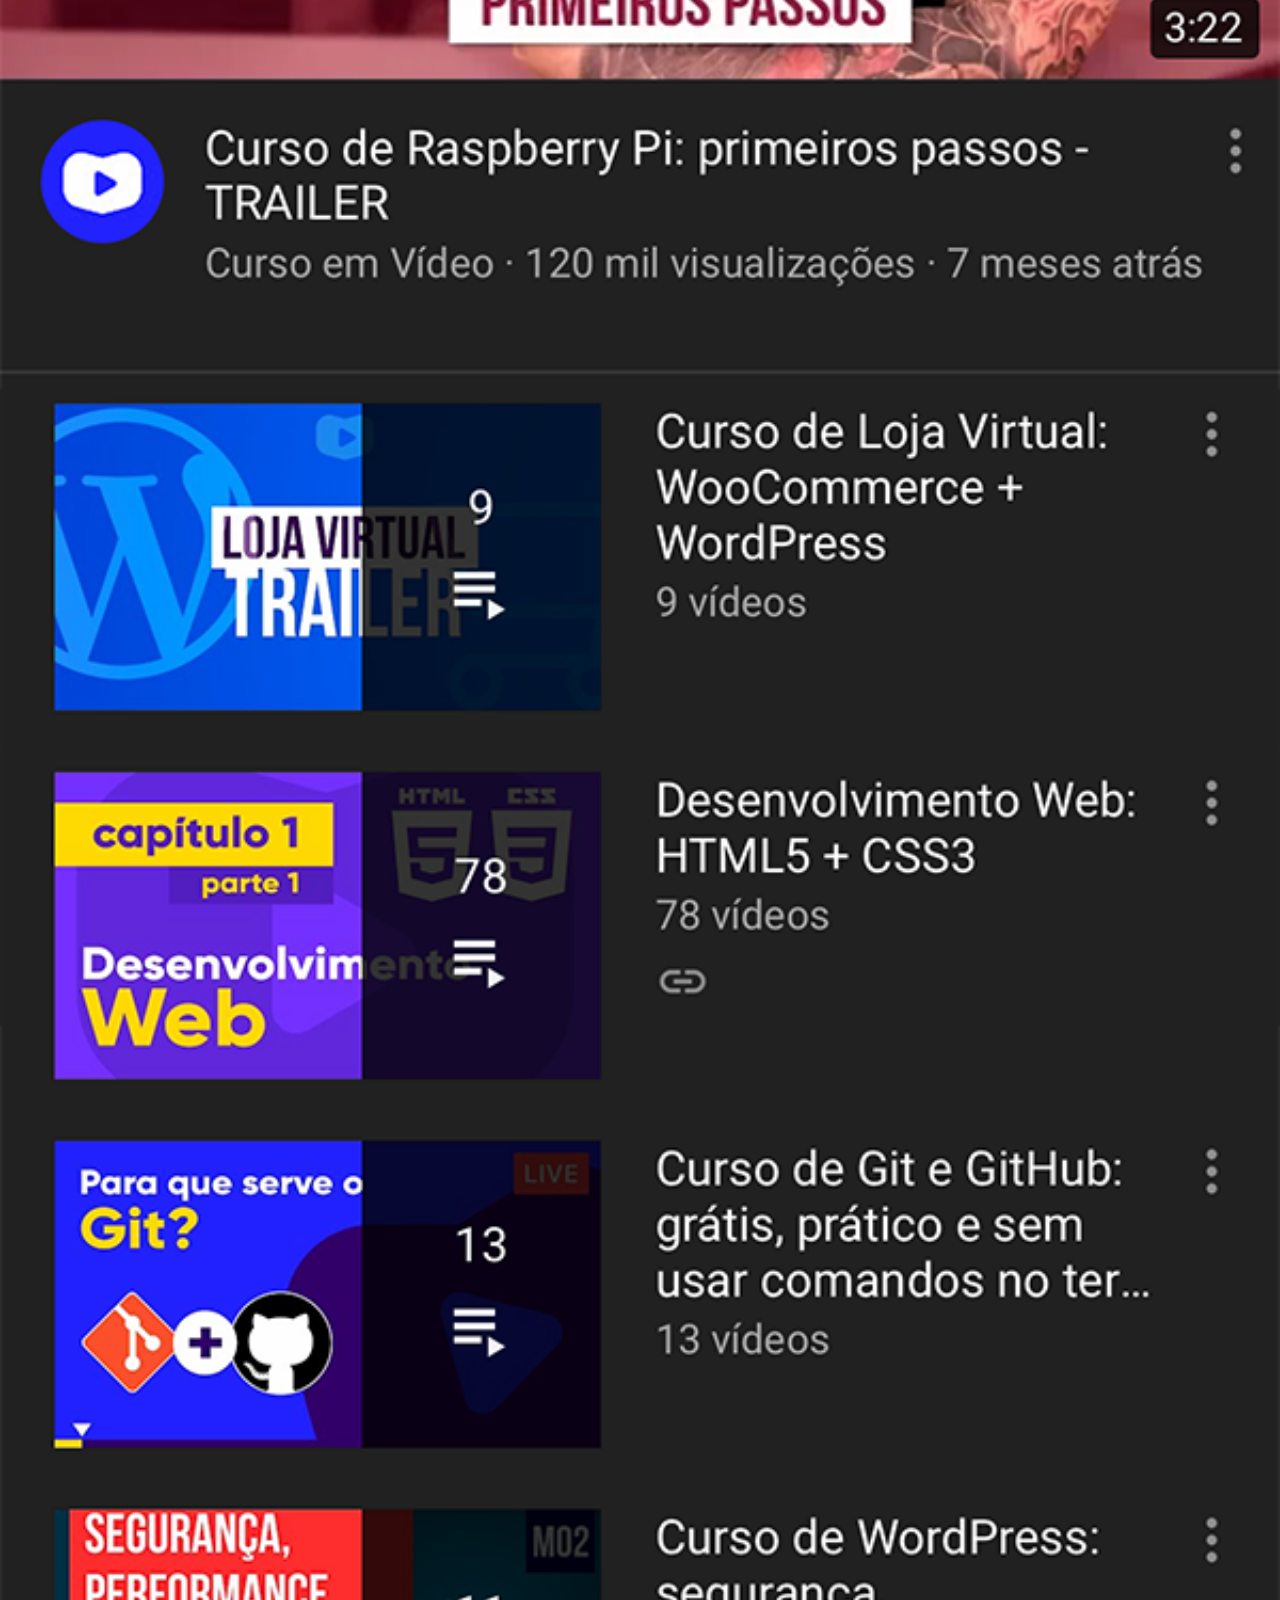
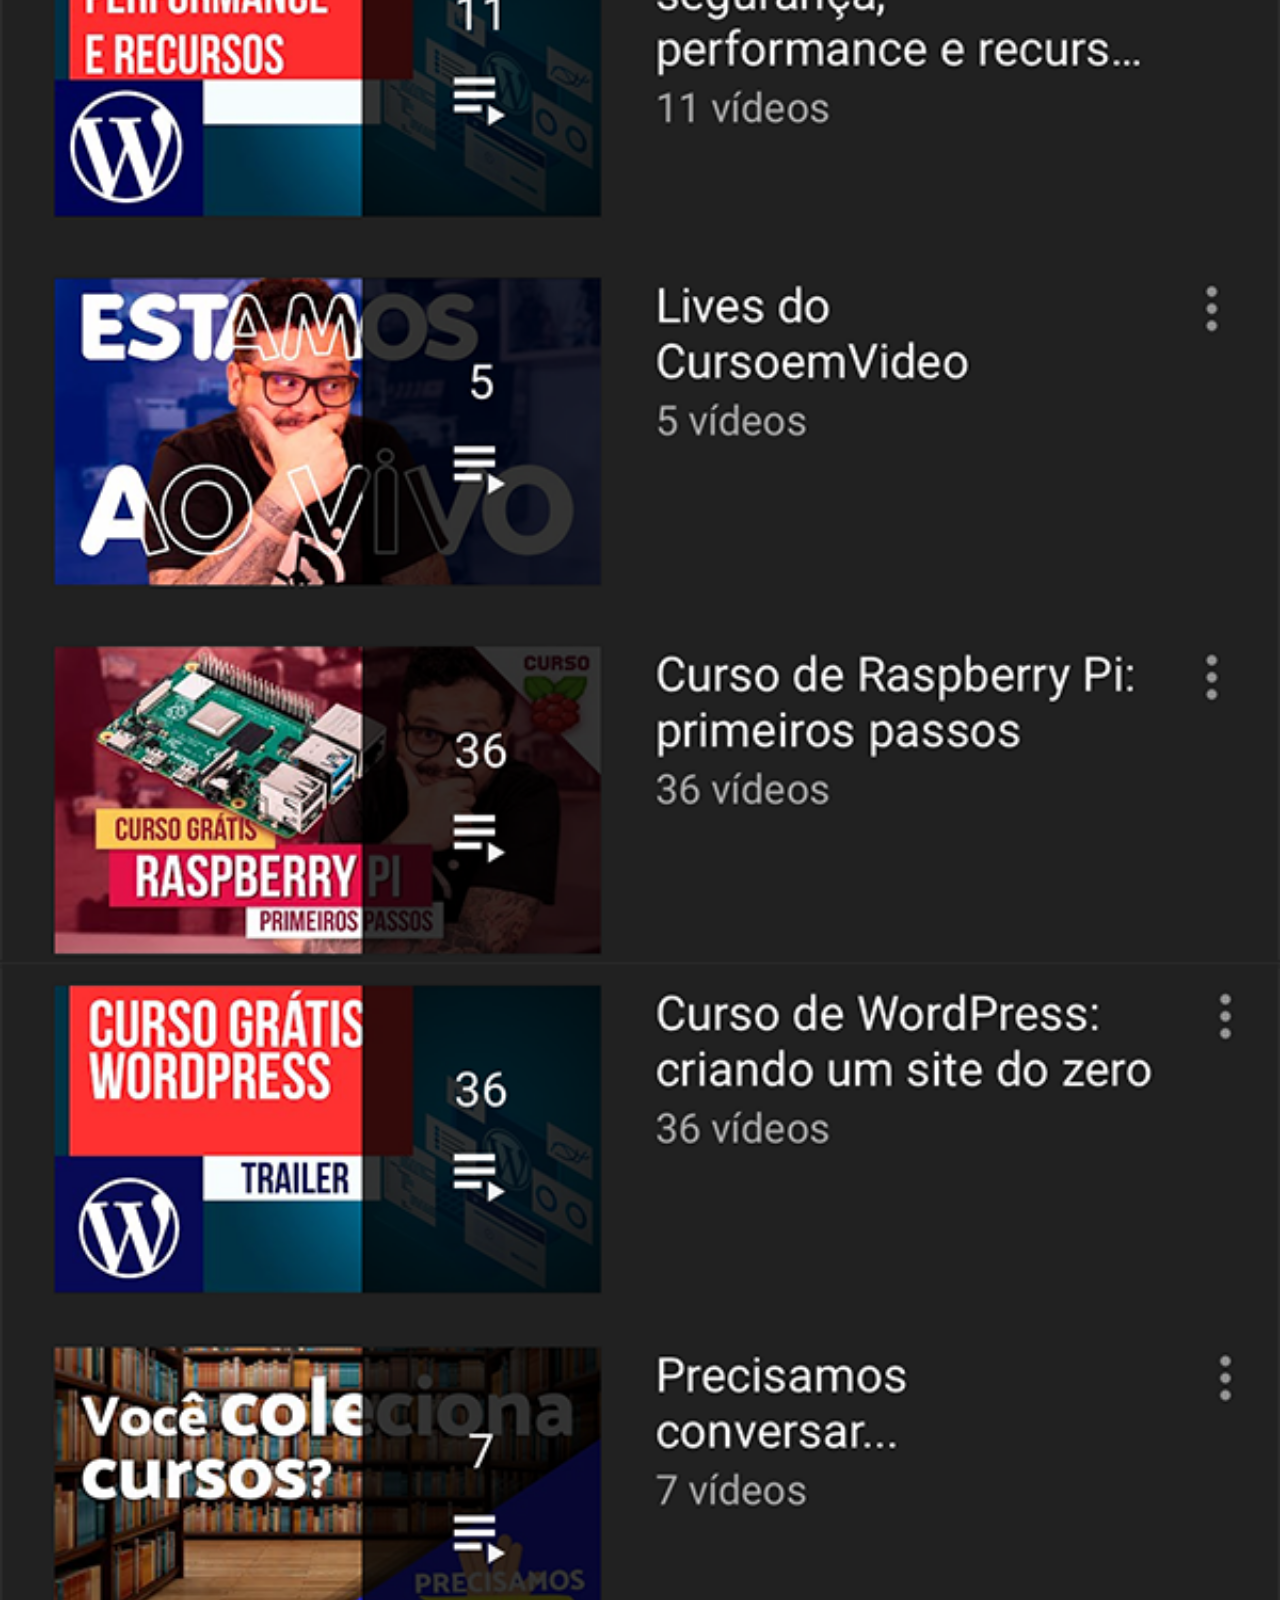
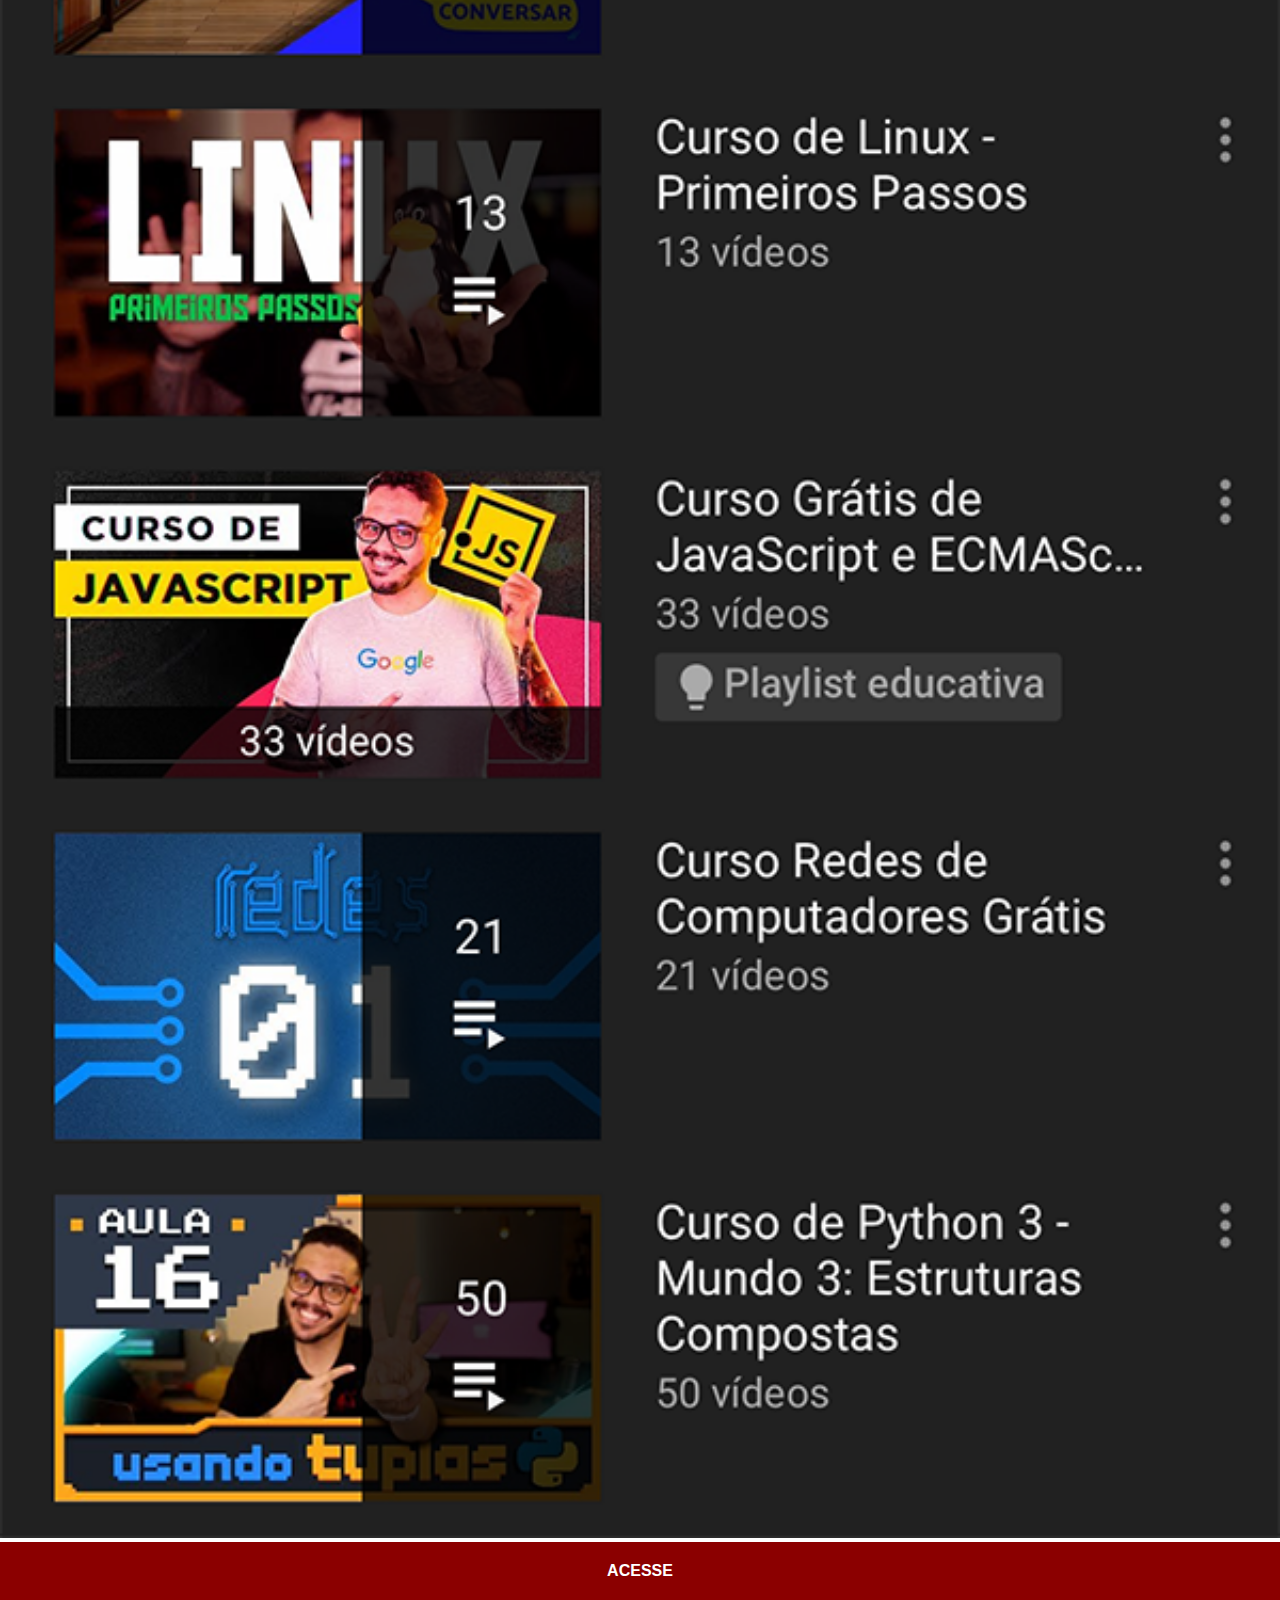
<file: youtube.html>
<!DOCTYPE html>
<html lang="pt-br">
<head>
    <meta charset="UTF-8">
    <meta name="viewport" content="width=device-width, initial-scale=1.0">
    <title>YouTube</title>
    <link rel="stylesheet" href="estilos/social.css">
</head>
<body>
    <img src="imagens/tela-youtube.png" alt="YouTube">
    <a href="https://www.youtube.com/c/CursoemV%C3%ADdeo/playlists" target="_blank">ACESSE</a>
</body>
</html>
</file>
<file: estilos/style.css>
@charset "UTF-8";

* {
    margin: 0px;
    padding: 0px;
    font-family: Arial, Helvetica, sans-serif;
}

html, body {
    height: 100vh;
    width: 100vw;
    background-color: black;
}

body {
    background:url(../imagens/fundo-madeira.jpg) no-repeat top center;
    background-size: cover;
    background-attachment: fixed;
}

main {
    position: relative;
    height: 100vh;
}

section#telefone {
    position: absolute;
    top: 50%;
    left: 50%;
    transform: translate(-50%, -50%);

    height: 627px;
    width: 311px;
    background: url(../imagens/frame-iphone.png) no-repeat;
}

iframe#tela {
    position: relative;
    top: 80px;
    left: 21px;
    width: 267px;
    height: 471px;
}

section#redes-sociais {
    text-align: right;
}

section#redes-sociais img {
    width: 50px;
    margin: 10px;
    border-radius: 50%;
    box-shadow: 2px 2px 5px rgba(0, 0, 0, 0.400);
    box-sizing: border-box;
}

section#redes-sociais img:hover {
    border: 2px solid rgba(255, 255, 255, 0.538);
    transform: translate(-3px, -3px);
    box-shadow: 5px 5px 10px rgba(0, 0, 0, 0.64);
    transition: transform .4s, border 1s;
}
</file>
<file: estilos/social.css>
@charset "UTF-8";

* {
    margin: 0px;
    padding: 0px;
    font-family: Arial, Helvetica, sans-serif;
}

::-webkit-scrollbar {
    width: 0px;
    height: 0px;
}

img {
    width: 100vw;
}

a {
    display: block;
    background-color: darkred;
    color: white;
    padding: 20px;
    text-align: center;
    font-weight: bolder;
    text-decoration: none;
}

a:hover {
    background-color: red;
}
</file>
